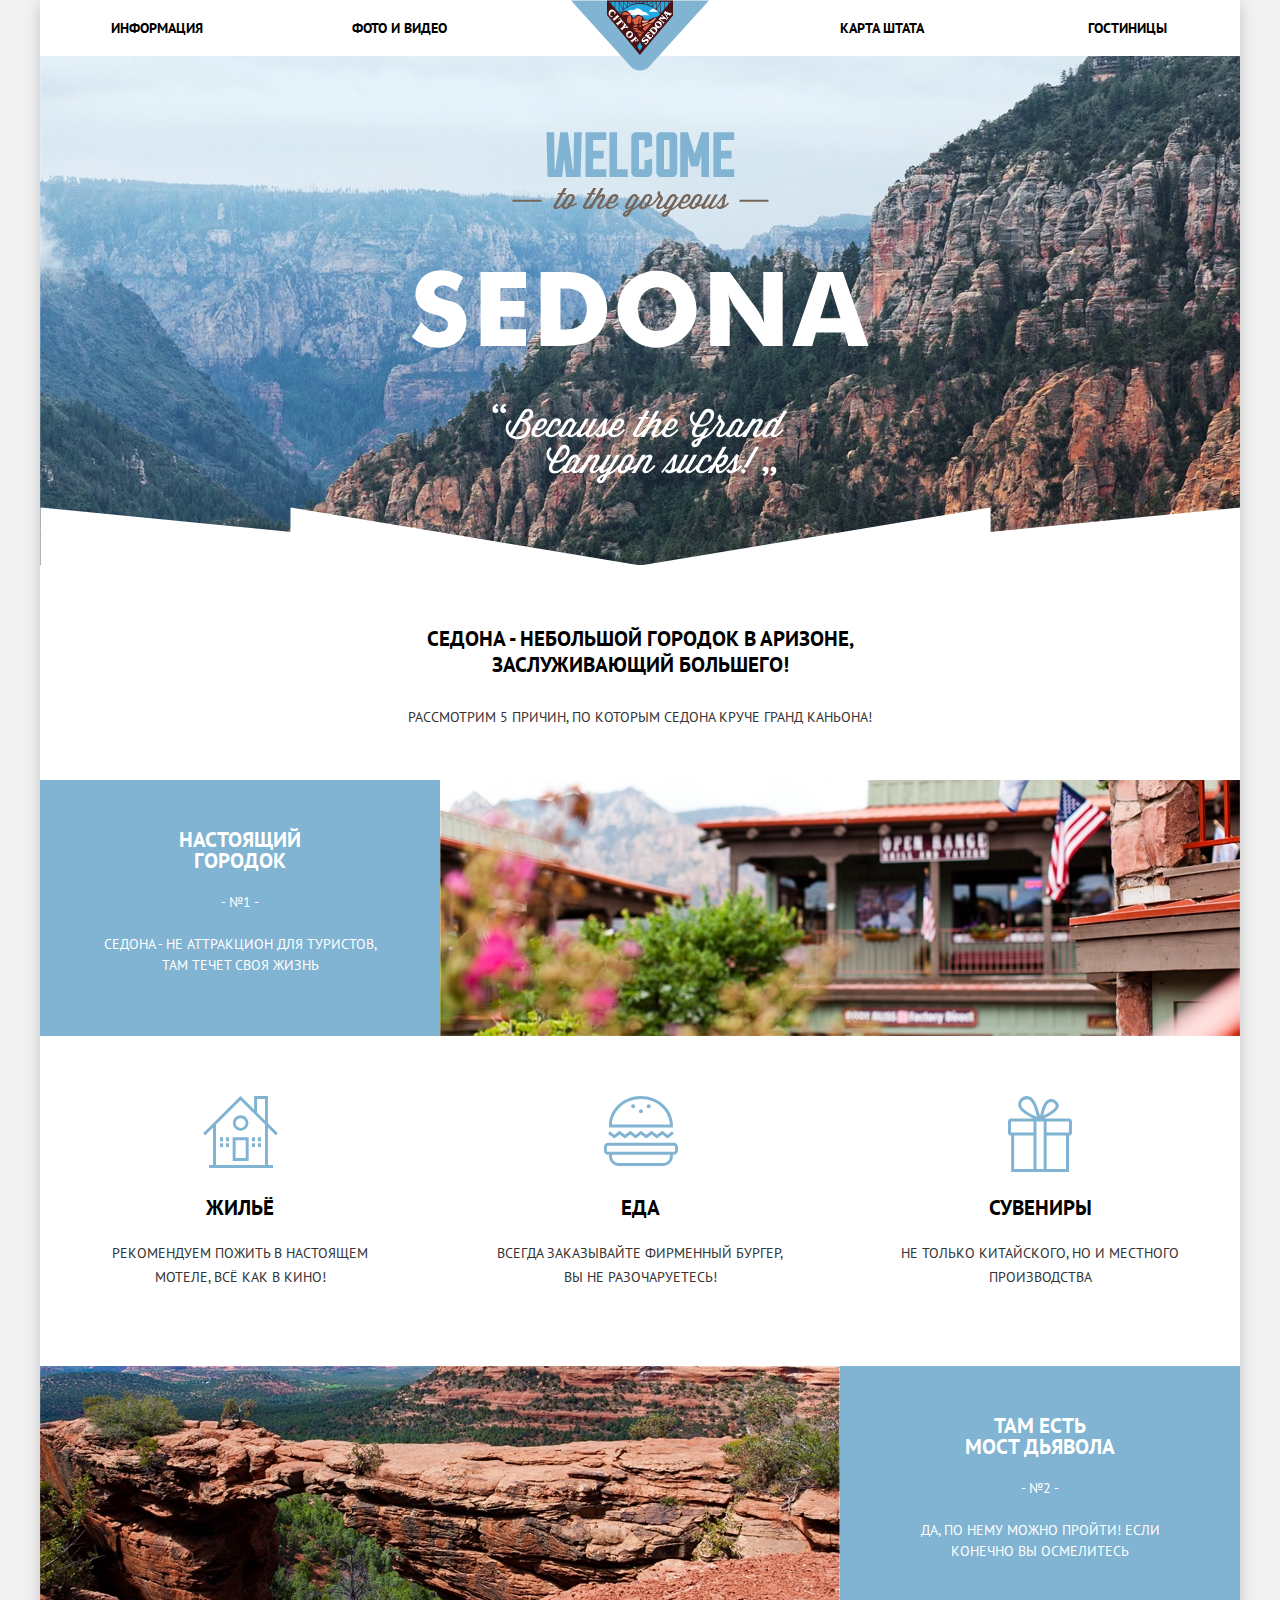
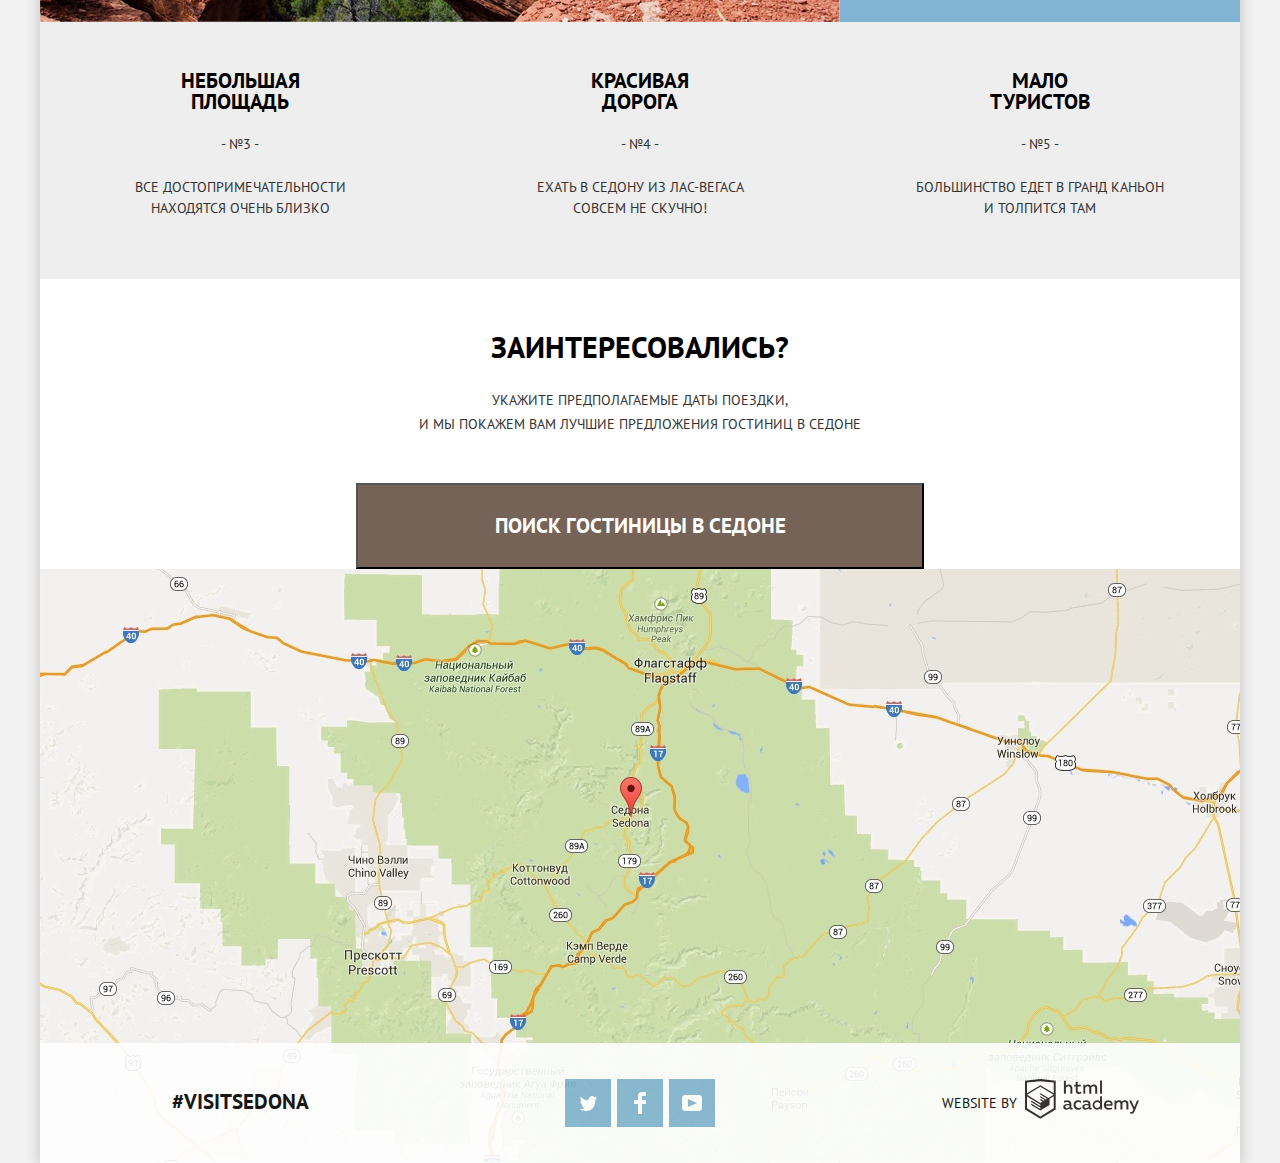
<file: index.html>
<!DOCTYPE html>
<html lang="ru">
<head>
	<meta charset="utf-8">
	<title>HTML Academy: Седона</title>
	<link href="https://fonts.googleapis.com/css?family=PT+Sans:400,700&amp;subset=cyrillic" rel="stylesheet">
	<link href="css/normalize.css" rel="stylesheet">
	<link href="css/style-min.css" rel="stylesheet" type="text/css">
</head>
<body>
	<div class="container">
		<header class="main-header">
			<nav class="main-menu">
				<a class="main-menu-logo"><img alt="Логотип Седоны" height="71" src="img/logo.svg" width="138"></a>
				<ul class="site-menu">
					<li class="site-menu-left">
						<a href="#">Информация</a>
					</li>
					<li class="site-menu-left">
						<a href="#">Фото и видео</a>
					</li>
					<li class="site-menu-right">
						<a href="#">Карта штата</a>
					</li>
					<li class="site-menu-right">
						<a href="sedona-hotels.html">Гостиницы</a>
					</li>
				</ul>
			</nav>
		</header>
		<main>
			<h1 class="visually-hidden">город Седона</h1>
			<div class="main-picture"><img alt="Welcome to the gorgeous Sedona" height="352" src="img/main-welcome.svg" width="458"></div>
			<p class="introduce-text">Седона - небольшой городок в Аризоне, заслуживающий большего!</p>
			<section class="features">
				<h2 class="visually-hidden">Преимущества Седоны</h2>
				<p class="five-features">Рассмотрим 5 причин, по которым Седона круче Гранд Каньона!</p>
				<ol class="features-list">
					<li class="features-item-big">
						<div class="features-item-description">
							<h3>Настоящий городок</h3>
							<p class="features-item-number">- №1 -</p>
							<p>Седона - не аттракцион для туристов, там течет своя жизнь</p>
						</div>
						<div class="features-item-img"><img alt="Фото города" height="256" src="img/features1.jpg" width="800"></div>
						<ul class="secondary-list">
							<li class="secondary-list-item">
								<h4>Жильё</h4>
								<p>Рекомендуем пожить в настоящем мотеле, всё как в кино!</p>
							</li>
							<li class="secondary-list-item">
								<h4>Еда</h4>
								<p>Всегда заказывайте фирменный бургер, вы не разочаруетесь!</p>
							</li>
							<li class="secondary-list-item">
								<h4>Сувениры</h4>
								<p>Не только китайского, но и местного производства</p>
							</li>
						</ul>
					</li>
					<li class="features-item-big">
						<div class="features-item-img"><img alt="Фото города" height="256" src="img/features2.jpg" width="800"></div>
						<div class="features-item-description">
							<h3>Там есть<br>
							мост Дьявола</h3>
							<p class="features-item-number">- №2 -</p>
							<p>Да, по нему можно пройти! Если конечно вы осмелитесь</p>
						</div>
					</li>
					<li class="features-item-small">
						<h3>Небольшая площадь</h3>
						<p class="features-item-number">- №3 -</p>
						<p>Все достопримечательности находятся очень близко</p>
					</li>
					<li class="features-item-small">
						<h3>Красивая дорога</h3>
						<p class="features-item-number">- №4 -</p>
						<p>Ехать в Седону из Лас-Вегаса совсем не скучно!</p>
					</li>
					<li class="features-item-small">
						<h3>Мало туристов</h3>
						<p class="features-item-number">- №5 -</p>
						<p>Большинство едет в Гранд Каньон и толпится там</p>
					</li>
				</ol>
			</section>
			<section class="hotels-search">
				<h2 class="visually-hidden">Поиск гостиницы в Седоне</h2>
				<p class="presearch-text-question">Заинтересовались?</p>
				<p class="presearch-text">Укажите предполагаемые даты поездки,<br>
				и мы покажем вам лучшие предложения гостиниц в Седоне</p><button class="hotels-search-form-button" type="button">Поиск гостиницы в Седоне</button>
				<form action="https://echo.htmlacademy.ru" class="hotels-search-form" method="post">
					<div class="date-row-wrapper">
						<label for="checkin-date">Дата заезда:</label>
						<div class="date-wrapper">
							<input id="checkin-date" name="checkin-date" placeholder="24 апреля 2017" type="text" value=""> <button class="calendar" type="button"><svg height="22" viewbox="0 0 21 22" width="21" xmlns="http://www.w3.org/2000/svg">
							<g fill-rule="nonzero">
								<path d="M19.251 2.025h-2.845V.648c0-.381-.294-.689-.656-.689-.363 0-.656.308-.656.689v1.377h-3.938V.648c0-.381-.294-.689-.655-.689-.363 0-.657.308-.657.689v1.377H5.906V.648c0-.381-.294-.689-.656-.689-.363 0-.657.308-.657.689v1.377H1.75C.784 2.025 0 2.847 0 3.862v16.302C0 21.179.784 22 1.75 22h17.501c.966 0 1.749-.821 1.749-1.836V3.862c0-1.015-.783-1.837-1.749-1.837zm.437 18.139a.448.448 0 0 1-.437.459H1.75a.45.45 0 0 1-.438-.459V3.862a.45.45 0 0 1 .438-.459h2.844v1.378c0 .381.294.689.657.689.362 0 .656-.308.656-.689V3.403h3.938v1.378c0 .381.294.689.657.689.361 0 .655-.308.655-.689V3.403h3.938v1.378c0 .381.293.689.656.689.362 0 .656-.308.656-.689V3.403h2.845c.241 0 .437.206.437.459v16.302h-.001z"></path>
								<path d="M4.594 8.225h2.625v2.066H4.594V8.225zm0 3.443h2.625v2.067H4.594v-2.067zm0 3.444h2.625v2.066H4.594v-2.066zm4.594 0h2.625v2.066H9.188v-2.066zm0-3.444h2.625v2.067H9.188v-2.067zm0-3.443h2.625v2.066H9.188V8.225zm4.593 6.887h2.625v2.066h-2.625v-2.066zm0-3.444h2.625v2.067h-2.625v-2.067zm0-3.443h2.625v2.066h-2.625V8.225z"></path>
							</g></svg></button>
						</div>
					</div>
					<div class="date-row-wrapper">
						<label for="checkout-date">Дата выезда:</label>
						<div class="date-wrapper">
							<input id="checkout-date" name="checkout-date" placeholder="4 июля 2017" type="text" value=""> <button class="calendar" type="button"><svg height="22" viewbox="0 0 21 22" width="21" xmlns="http://www.w3.org/2000/svg">
							<g fill-rule="nonzero">
								<path d="M19.251 2.025h-2.845V.648c0-.381-.294-.689-.656-.689-.363 0-.656.308-.656.689v1.377h-3.938V.648c0-.381-.294-.689-.655-.689-.363 0-.657.308-.657.689v1.377H5.906V.648c0-.381-.294-.689-.656-.689-.363 0-.657.308-.657.689v1.377H1.75C.784 2.025 0 2.847 0 3.862v16.302C0 21.179.784 22 1.75 22h17.501c.966 0 1.749-.821 1.749-1.836V3.862c0-1.015-.783-1.837-1.749-1.837zm.437 18.139a.448.448 0 0 1-.437.459H1.75a.45.45 0 0 1-.438-.459V3.862a.45.45 0 0 1 .438-.459h2.844v1.378c0 .381.294.689.657.689.362 0 .656-.308.656-.689V3.403h3.938v1.378c0 .381.294.689.657.689.361 0 .655-.308.655-.689V3.403h3.938v1.378c0 .381.293.689.656.689.362 0 .656-.308.656-.689V3.403h2.845c.241 0 .437.206.437.459v16.302h-.001z"></path>
								<path d="M4.594 8.225h2.625v2.066H4.594V8.225zm0 3.443h2.625v2.067H4.594v-2.067zm0 3.444h2.625v2.066H4.594v-2.066zm4.594 0h2.625v2.066H9.188v-2.066zm0-3.444h2.625v2.067H9.188v-2.067zm0-3.443h2.625v2.066H9.188V8.225zm4.593 6.887h2.625v2.066h-2.625v-2.066zm0-3.444h2.625v2.067h-2.625v-2.067zm0-3.443h2.625v2.066h-2.625V8.225z"></path>
							</g></svg></button>
						</div>
					</div>
					<div class="people-qty">
						<div class="qty-wrapper">
							<label class="qty" for="adults-qty">Взрослые:</label> <button class="button-minus" type="button">-</button> <input id="adults-qty" name="adults-qty" placeholder="2" type="text" value=""> <button class="button-plus" type="button">+</button>
						</div>
						<div class="qty-wrapper">
							<label class="qty" for="children-qty">Дети:</label> <button class="button-minus" type="button">-</button> <input id="children-qty" name="children-qty" placeholder="0" type="text" value=""> <button class="button-plus" type="button">+</button>
						</div>
					</div><button class="hotels-search-button" type="submit">Найти</button>
				</form>
			</section>
			<section class="main-map">
				<h2 class="visually-hidden">Карта Седоны</h2><iframe allowfullscreen height="475" src="https://www.google.com/maps/embed?pb=!1m14!1m12!1m3!1d522141.692281987!2d-111.87395099178698!3d35.017475523130074!2m3!1f0!2f0!3f0!3m2!1i1024!2i768!4f13.1!5e0!3m2!1sru!2sru!4v1544883648578" style="border:0" width="1200"></iframe>
			</section>
		</main>
		<footer class="main-footer footer-opacity">
			<p class="hashtag"><a href="#">#VisitSedona</a></p>
			<div class="footer-social">
				<ul>
					<li>
						<a class="social-button" href="#"><span class="visually-hidden">Twitter</span> <svg height="15" viewbox="0 0 17 15" width="17" xmlns="http://www.w3.org/2000/svg">
						<path d="M10.95.144c1.685-.496 2.984.27 3.577 1.179.673-.231 1.331-.481 2.011-.708a2.345 2.345 0 0 1-.857 1.768c.685.17 1.304-.491 1.304-.491-.169 1-1.006 1.788-1.563 2.024-.231 6.75-3.175 11.217-10.077 11.082h-.446c-.41 0-4.164-.46-4.898-1.887 2.271.196 3.893-.422 4.693-1.177-.96-.3-2.679-.477-2.979-2.95.349.106.564.228 1.19.119C1.705 8.247.374 7.53.448 5.33c.285.328 1.067.536 1.34.472C1.085 5.561-.182 2.442.894.85c1.818 1.854 3.735 3.606 7.152 3.773C8.254 2.33 9.183.793 10.95.144z" fill-rule="nonzero"></path></svg></a>
					</li>
					<li>
						<a class="social-button" href="#"><span class="visually-hidden">Facebook</span> <svg height="22" viewbox="0 0 12 22" width="12" xmlns="http://www.w3.org/2000/svg">
						<path d="M12 4V0H8a4 4 0 0 0-4 4v4H0v4h4v10h4V12h4V8H8V4h4z" fill-rule="nonzero"></path></svg></a>
					</li>
					<li>
						<a class="social-button" href="#"><span class="visually-hidden">Youtube</span> <svg height="16" viewbox="0 0 20 16" width="20" xmlns="http://www.w3.org/2000/svg">
						<path d="M17 0H3C1.35 0 0 1.35 0 3v10c0 1.65 1.35 3 3 3h14c1.65 0 3-1.35 3-3V3c0-1.65-1.35-3-3-3zM6.027 11.998V4.002L15.014 8l-8.987 3.998z" fill="#FFF" fill-rule="nonzero"></path></svg></a>
					</li>
				</ul>
			</div>
			<p class="footer-copyright">Website by <a class="footer-logo" href="https://htmlacademy.ru/intensive/htmlcss"><svg height="40px" version="1.1" viewbox="0 0 114 40" width="114px" xmlns="http://www.w3.org/2000/svg"> <!-- Generator: Sketch 52.3 (67297) - http://www.bohemiancoding.com/sketch -->
			<title>logo-htmlacademy</title>
			<desc>
				Created with Sketch.
			</desc>
			<g fill-rule="evenodd" id="Pages" stroke="none" stroke-width="1">
				<g id="Hotels" transform="translate(-1024.000000, -852.000000)">
					<g id="footer" transform="translate(40.000000, 813.000000)">
						<g id="logo-htmlacademy" transform="translate(984.000000, 38.000000)">
							<g id="Shape">
								<path d="M47.0655963,30.0594737 C47.2630068,30.0514668 47.4583394,30.0151472 47.6458716,29.9515789 L47.6458716,31.3865789 C47.2482111,31.5403817 46.8260491,31.6172143 46.4009174,31.6131579 C45.6481775,31.6769003 44.9394456,31.2428956 44.6389908,30.5342105 C43.7036246,31.3099837 42.5302436,31.72271 41.3261468,31.6994737 C39.7330275,31.6994737 38.2559633,30.8039474 38.2559633,28.9481579 C38.2559633,26.65 40.366055,25.9378947 42.1701835,25.9378947 C42.9401581,25.9504704 43.7070337,26.0408217 44.459633,26.2076316 L44.459633,25.8839474 C44.459633,24.805 43.6577982,23.9742105 42.1490826,23.9742105 C41.0585215,23.9764145 39.9804413,24.2116153 38.983945,24.6647368 L38.983945,22.8305263 C40.0678146,22.4509488 41.2039562,22.2506246 42.3495413,22.2371053 C44.8394495,22.2371053 46.3692661,23.4455263 46.3692661,26.1752632 L46.3692661,29.4121053 C46.3546084,29.5667697 46.4009718,29.721014 46.4980508,29.8405532 C46.5951298,29.9600924 46.7348802,30.035021 46.8862385,30.0486842 L47.0655963,30.0486842 L47.0655963,30.0594737 Z M40.2711009,28.8402632 C40.2979829,29.2290018 40.4760704,29.5905124 40.7655451,29.8439649 C41.0550198,30.0974175 41.4317374,30.2216723 41.8114679,30.1889474 L41.9275229,30.1889474 C42.8818937,30.1906264 43.7973384,29.8021685 44.4701835,29.11 L44.4701835,27.5778947 C43.8419811,27.4413845 43.2026282,27.3655249 42.5605505,27.3513158 C41.5055046,27.3513158 40.2816514,27.7073684 40.2816514,28.8402632 L40.2711009,28.8402632 Z M53.3114679,22.2478947 C54.2595543,22.2246358 55.1962393,22.4631803 56.0229358,22.9384211 L56.0229358,24.7942105 C55.3066037,24.2989246 54.4610163,24.0357417 53.5963303,24.0389474 C52.5199374,23.9724773 51.496296,24.5219892 50.9384549,25.46575 C50.3806138,26.4095108 50.3806138,27.591805 50.9384549,28.5355658 C51.496296,29.4793266 52.5199374,30.0288385 53.5963303,29.9623684 C54.4944641,29.9591382 55.3769198,29.7214566 56.1600917,29.2718421 L56.1600917,31.1168421 C55.2476604,31.5451608 54.2518662,31.7554729 53.2481651,31.7318421 C50.8050121,31.8920586 48.695731,30.0004036 48.5321101,27.5023684 C48.5321101,27.3513158 48.5321101,27.2038596 48.5321101,27.06 C48.4922947,25.8236341 48.9347044,24.6217922 49.7618902,23.7192021 C50.5890761,22.8166119 51.7331835,22.2873136 52.9422018,22.2478947 L53.3431193,22.2478947 L53.3114679,22.2478947 Z M66.1513761,30.0594737 C66.3487866,30.0514668 66.5441192,30.0151472 66.7316514,29.9515789 L66.7316514,31.3865789 C66.3339909,31.5403817 65.9118289,31.6172143 65.4866972,31.6131579 C64.7339573,31.6769003 64.0252255,31.2428956 63.7247706,30.5342105 C62.7894044,31.3099837 61.6160234,31.72271 60.4119266,31.6994737 C58.8188073,31.6994737 57.3417431,30.8039474 57.3417431,28.9481579 C57.3417431,26.65 59.4518349,25.9378947 61.2559633,25.9378947 C62.025938,25.9504704 62.7928135,26.0408217 63.5454128,26.2076316 L63.5454128,25.8839474 C63.5454128,24.805 62.743578,23.9742105 61.2348624,23.9742105 C60.1443013,23.9764145 59.0662211,24.2116153 58.0697248,24.6647368 L58.0697248,22.8305263 C59.1535945,22.4509488 60.2897361,22.2506246 61.4353211,22.2371053 C63.9252294,22.2371053 65.4550459,23.4455263 65.4550459,26.1752632 L65.4550459,29.4121053 C65.4403882,29.5667697 65.4867516,29.721014 65.5838306,29.8405532 C65.6809097,29.9600924 65.82066,30.035021 65.9720183,30.0486842 L66.1513761,30.0486842 L66.1513761,30.0594737 Z M59.3568807,28.8402632 C59.3836546,29.2310454 59.5632206,29.5943261 59.8550417,29.848095 C60.1468629,30.1018639 60.5263371,30.2247268 60.9077982,30.1889474 L61.0238532,30.1889474 C61.978224,30.1906264 62.8936687,29.8021685 63.5665138,29.11 L63.5665138,27.5778947 C62.9383113,27.4413845 62.2989584,27.3655249 61.6568807,27.3513158 C60.5385321,27.3513158 59.3779817,27.7073684 59.3779817,28.8402632 L59.3568807,28.8402632 Z M77.0183486,18.3205263 L77.0183486,31.4836842 L75.2775229,31.4836842 L75.2775229,30.0594737 C74.4827679,31.135283 73.2299812,31.7537779 71.9119266,31.7210526 C69.4750723,31.552751 67.5825241,29.4822103 67.5825241,26.9844737 C67.5825241,24.4867371 69.4750723,22.4161964 71.9119266,22.2478947 C73.1194886,22.2051973 74.2817775,22.7202659 75.0770642,23.6505263 L75.0770642,18.3205263 L77.0183486,18.3205263 Z M72.2389908,23.9526316 C70.6307782,23.9526316 69.3270642,25.2858805 69.3270642,26.9305263 C69.3270642,28.5751722 70.6307782,29.9084211 72.2389908,29.9084211 C73.4673261,29.929616 74.5855937,29.1871285 75.0665138,28.0310526 L75.0665138,25.8731579 C74.5742086,24.738236 73.4741663,24.006587 72.2600917,24.0065789 L72.2389908,23.9526316 Z M83.3486239,22.2478947 C86.8408257,22.2478947 88.0541284,25.1394737 87.4844037,27.7397368 L80.9220183,27.7397368 C81.143578,29.3581579 82.683945,30.0163158 84.2876147,30.0163158 C85.2509024,30.0196119 86.2026665,29.8020883 87.0729358,29.3797368 L87.0729358,31.1060526 C86.0736034,31.5420784 84.9938669,31.7518759 83.9077982,31.7210526 C81.2385321,31.7210526 78.8963303,30.1889474 78.8963303,26.9521053 C78.8361831,25.7502312 79.2482377,24.5736221 80.0408163,23.6840609 C80.833395,22.7944997 81.9407526,22.2657764 83.1165138,22.2155263 L83.3486239,22.2155263 L83.3486239,22.2478947 Z M83.443578,23.9094737 C82.1215985,23.8103984 80.9703676,24.8236582 80.8692661,26.1752632 L80.8692661,26.24 L85.7752294,26.24 C85.8275189,25.6050928 85.6027649,24.979009 85.1611924,24.529514 C84.71962,24.080019 84.1063741,23.8530676 83.4857798,23.9094737 L83.443578,23.9094737 Z M89.4889908,31.4621053 L89.4889908,22.4960526 L91.2298165,22.4960526 L91.2298165,23.575 C91.9776543,22.7196618 93.0410172,22.2228758 94.162844,22.2047368 C95.2951298,22.132746 96.3712153,22.7163253 96.9481651,23.7152632 C97.7407354,22.8334891 98.8477083,22.3160913 100.018349,22.2802632 C100.951668,22.2327078 101.85935,22.6010522 102.506842,23.290113 C103.154334,23.9791738 103.478107,24.9213437 103.394495,25.8731579 L103.394495,31.4836842 L101.389908,31.4836842 L101.389908,25.9271053 C101.437106,25.4733447 101.305582,25.0190516 101.024428,24.6647091 C100.743274,24.3103667 100.335659,24.0851765 99.8917431,24.0389474 L99.6174312,24.0389474 C98.7512148,24.0941188 97.9525447,24.5360392 97.4334862,25.2473684 L97.4334862,31.4836842 L95.4288991,31.4836842 L95.4288991,25.9271053 C95.4728317,25.4699759 95.3356717,25.0139226 95.0481287,24.6610541 C94.7605858,24.3081856 94.3466797,24.0879787 93.8990826,24.0497368 L93.6880734,24.0497368 C92.7466437,24.1344326 91.8914735,24.6449129 91.356422,25.4415789 L91.356422,31.5160526 L89.5311927,31.5160526 L89.4889908,31.4621053 Z M111.972018,22.4744737 L113.976606,22.4744737 L109.851376,32.6813158 C108.901835,35.0226316 107.64633,35.7671053 106.316972,35.7671053 C105.925689,35.7631641 105.536197,35.7124694 105.156422,35.6160526 L105.156422,33.9221053 C105.44728,34.0111568 105.749614,34.0548063 106.053211,34.0515789 C107.002752,34.0515789 107.720183,33.3610526 108.237156,32.0015789 L108.416514,31.5484211 L104.19633,22.4852632 L106.306422,22.4852632 L109.323853,29.2718421 L111.972018,22.4744737 Z M40.8619266,2.63263158 L40.8619266,7.76842105 C41.6131164,6.9863957 42.6386228,6.54359491 43.7105505,6.53842105 C44.6823179,6.47907521 45.6329468,6.84494758 46.325328,7.54478094 C47.0177092,8.24461431 47.3865701,9.21243369 47.3399083,10.2068421 L47.3399083,15.7634211 L45.3669725,15.7634211 L45.3669725,10.4657895 C45.4231266,9.94896946 45.2754097,9.43058817 44.9565578,9.0255257 C44.637706,8.62046322 44.1740523,8.36217272 43.6683486,8.30789474 L43.3518349,8.30789474 C42.3456285,8.36978394 41.4321252,8.92949754 40.9041284,9.80763158 L40.9041284,15.7634211 L38.8995413,15.7634211 L38.8995413,2.63263158 L40.9041284,2.63263158 L40.8619266,2.63263158 Z M52.6889908,3.54973684 L52.6889908,6.78657895 L55.8541284,6.78657895 L55.8541284,8.51289474 L52.6889908,8.51289474 L52.6889908,12.6236842 C52.6889908,13.8105263 53.2165138,14.1989474 54.3559633,14.1989474 C54.9672018,14.1990133 55.5726763,14.0781061 56.1389908,13.8428947 L56.1389908,15.5692105 C55.3874958,15.82589 54.5996148,15.9534943 53.8073394,15.9468421 C53.0028089,16.0504703 52.1954894,15.7774767 51.6099534,15.2038002 C51.0244173,14.6301237 50.7231328,13.816967 50.7899083,12.9905263 L50.7899083,8.49131579 L49.1440367,8.49131579 L49.1440367,6.73263158 L50.7266055,6.73263158 L50.7266055,4.01368421 L52.6889908,3.54973684 Z M58.3862385,15.7526316 L58.3862385,6.75421053 L60.1376147,6.75421053 L60.1376147,7.83315789 C60.8810976,6.9765474 61.9403361,6.47599113 63.0600917,6.45210526 C64.1623632,6.38098888 65.2145534,6.93141813 65.803211,7.88710526 C66.5957812,7.00533123 67.7027542,6.48793344 68.8733945,6.45210526 C69.8137484,6.41461361 70.7232916,6.79858793 71.3639535,7.50352387 C72.0046154,8.20845981 72.312617,9.16417976 72.2073394,10.1205263 L72.2073394,15.7418421 L70.2027523,15.7418421 L70.2027523,10.1852632 C70.2499498,9.73150256 70.1184259,9.27720946 69.8372717,8.92286702 C69.5561176,8.56852459 69.1485032,8.34333438 68.7045872,8.29710526 L68.4619266,8.29710526 C67.5957102,8.3522767 66.7970401,8.79419706 66.2779817,9.50552632 L66.2779817,15.7418421 L64.2733945,15.7418421 L64.2733945,10.1852632 C64.320592,9.73150256 64.1890681,9.27720946 63.9079139,8.92286702 C63.6267598,8.56852459 63.2191454,8.34333438 62.7752294,8.29710526 L62.5325688,8.29710526 C61.5911392,8.38180106 60.7359689,8.8922813 60.2009174,9.68894737 L60.2009174,15.7634211 L58.3862385,15.7634211 L58.3862385,15.7526316 Z M75.0876147,2.62184211 L77.0183486,2.62184211 L77.0183486,15.7310526 L75.0876147,15.7310526 L75.0876147,2.62184211 Z M15.5197248,1.05736842 L15.3509174,1.05736842 L0,2.71894737 L0,31.4944737 L15.3509174,40.8381579 L30.7018349,31.4944737 L30.7018349,2.71894737 L15.5197248,1.05736842 Z M28.7077982,30.2968421 L15.3509174,38.4321053 L2.00458716,30.3184211 L2.00458716,18.5147368 L15.2876147,26.6068421 L15.2876147,28.0310526 L6.18256881,22.5284211 L6.18256881,23.9418421 L15.340367,29.5631579 L15.340367,31.0628947 L6.19311927,25.4955263 L6.19311927,26.9521053 L15.3509174,32.5734211 L24.5825688,26.9197368 L24.5825688,20.8128947 L28.6972477,18.3205263 L28.6972477,30.3184211 L28.7077982,30.2968421 Z M28.7077982,16.7776316 L25.0362385,18.9355263 L23.3481651,20.0144737 L15.3087156,15.0836842 L15.3087156,16.4971053 L22.1559633,20.7265789 L22.0082569,20.8236842 L20.953211,21.4063158 L15.2876147,17.9536842 L15.2876147,19.3994737 L19.7610092,22.1184211 L18.7059633,22.8413158 L15.3298165,20.7913158 L15.3298165,22.2047368 L17.5454128,23.5426316 L15.2981651,24.9021053 L2.11009174,16.8639474 L15.3087156,8.72868421 L28.7077982,16.7776316 Z M28.7077982,15.3534211 L15.2876147,7.27210526 L2.01513761,15.3534211 L2.01513761,4.56394737 L15.3614679,3.12894737 L28.7077982,4.56394737 L28.7077982,15.3534211 Z" fill-rule="nonzero"></path>
							</g>
						</g>
					</g>
				</g>
			</g></svg></a></p>
		</footer>
	</div>
	<script src="js/script-min.js">
	</script>
</body>
</html>
</file>
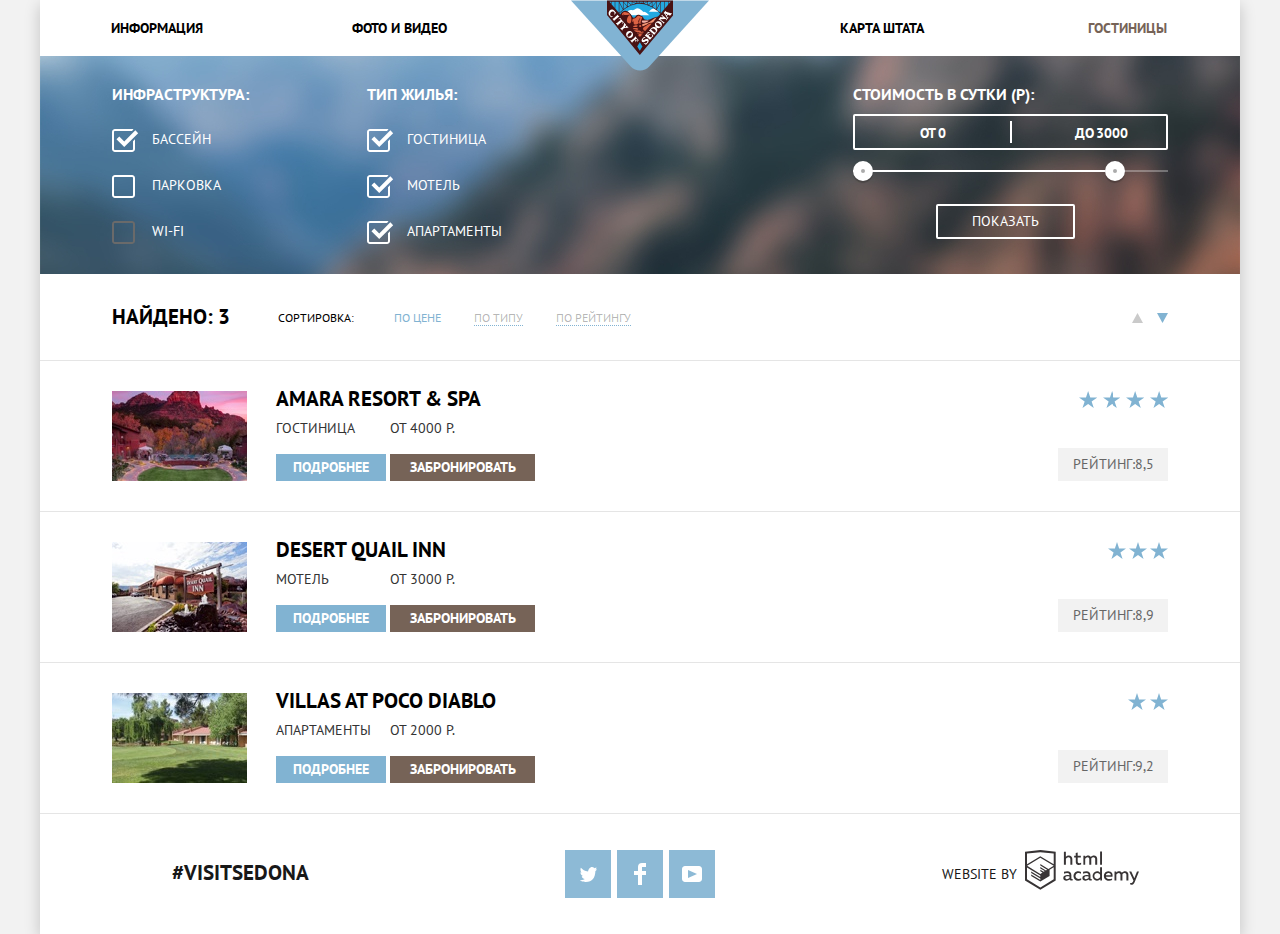
<file: sedona-hotels.html>
<!DOCTYPE html>
<html lang="ru">
<head>
	<meta charset="utf-8">
	<title>Отели Седоны</title>
	<link href="https://fonts.googleapis.com/css?family=PT+Sans:400,700&amp;subset=cyrillic" rel="stylesheet">
	<link href="css/normalize.css" rel="stylesheet">
	<link href="css/style.css" rel="stylesheet" type="text/css">
</head>
<body class="hotels-page">
	<div class="container">
		<header class="main-header">
			<nav class="main-menu">
				<a class="main-menu-logo" href="index.html"><img alt="Логотип Седоны" height="71" src="img/logo.svg" width="138"></a>
				<ul class="site-menu">
					<li class="site-menu-left">
						<a href="#">Информация</a>
					</li>
					<li class="site-menu-left">
						<a href="#">Фото и видео</a>
					</li>
					<li class="site-menu-right">
						<a href="#">Карта штата</a>
					</li>
					<li class="site-menu-right current-page">
						<a>Гостиницы</a>
					</li>
				</ul>
			</nav>
		</header><!-- MAIN -->
		<main>
			<h1 class="visually-hidden">Гостиницы Седоны</h1>
			<section class="hotels-filter">
				<h2 class="visually-hidden">Фильтр отелей</h2>
				<form action="https://echo.htmlacademy.ru" class="filter" method="post">
					<fieldset class="hotel-facilities">
						<legend>Инфраструктура:</legend>
						<ul>
							<li><input checked class="visually-hidden" id="swimming-pool" name="swimming-pool" type="checkbox"> <label for="swimming-pool">Бассейн</label></li>
							<li><input class="visually-hidden" id="parking" name="parking" type="checkbox"> <label for="parking">Парковка</label></li>
							<li><input class="visually-hidden" disabled id="wi-fi" name="wi-fi" type="checkbox"> <label for="wi-fi">Wi-Fi</label></li>
						</ul>
					</fieldset>
					<fieldset class="accomodation-type">
						<legend>Тип жилья:</legend>
						<ul>
							<li><input checked class="visually-hidden" id="hotel" name="hotel" type="checkbox"> <label for="hotel">Гостиница</label></li>
							<li><input checked class="visually-hidden" id="motel" name="motel" type="checkbox"> <label for="motel">Мотель</label></li>
							<li><input checked class="visually-hidden" id="aparts" name="aparts" type="checkbox"> <label for="aparts">Апартаменты</label></li>
						</ul>
					</fieldset>
					<div class="price-for-day">
						<p class="filter-title">Стоимость в сутки (р):</p>
						<div class="price-controls">
							<label>От<input name="day-price-min" type="text" value="0"></label> <label>До<input name="day-price-max" type="text" value="3000"></label>
						</div>
						<div class="filter-range-wrapper">
							<div class="filter-range">
								<div class="filter-range-scale">
									<div class="filter-range-bar"></div>
								</div><button class="filter-button-min" type="button"><span class="visually-hidden">Минимальная стоимость</span></button> <button class="filter-button-max" type="button"><span class="visually-hidden">Максимальная стоимость</span></button>
							</div><button class="filter-button" type="submit">Показать</button>
						</div>
					</div>
				</form>
			</section>
			<section class="hotels-catalog">
				<h2 class="visually-hidden">Список гостиниц Седоны</h2>
				<div class="hotels-sorting">
					<span class="search-result">Найдено: 3</span>
					<h3>Сортировка:</h3>
					<ul class="sorting-type">
						<li class="current-sort-type">
							<a href="#">по цене</a>
						</li>
						<li>
							<a href="#">по типу</a>
						</li>
						<li>
							<a href="#">по рейтингу</a>
						</li>
					</ul>
					<div class="sort-direction">
						<a class="sort-up" href="#"><span class="visually-hidden">Сортировка по убыванию</span> <svg height="10" viewbox="0 0 11 10" width="11" xmlns="http://www.w3.org/2000/svg">
						<path d="M5.5 0L0 10h11z" fill-rule="nonzero"></path></svg></a> <a class="sort-down sort-current" href="#"><span class="visually-hidden">Сортировка по возрастанию</span> <svg height="10" viewbox="0 0 11 10" width="11" xmlns="http://www.w3.org/2000/svg">
						<path d="M5.5 0L0 10h11z" fill-rule="nonzero"></path></svg></a>
					</div>
				</div>
				<ul class="hotels-list">
					<li class="hotels-list-item">
						<p class="hotels-list-picture"><a href="#"><img alt="Amara resort & spa" height="90" src="img/amara.jpg" width="135"></a></p>
						<div class="hotel-info">
							<h3><a href="Amara-spa.html">Amara resort & spa</a></h3>
							<p class="hotel-type">Гостиница <a class="about-button" href="#">Подробнее</a></p>
							<p class="hotel-price">от 4000 р. <a class="reservation-button" href="#">Забронировать</a></p>
						</div>
						<div class="hotel-rank">
							<p class="hotel-stars four-stars"></p><b class="visually-hidden">4 звезды</b> <b class="hotels-top">Рейтинг:8,5</b>
						</div>
					</li>
					<li class="hotels-list-item">
						<p class="hotels-list-picture"><a href="#"><img alt="Desert quail inn" height="90" src="img/desert-quail.jpg" width="135"></a></p>
						<div class="hotel-info">
							<h3><a href="Desert-quail.html">Desert quail inn</a></h3>
							<p class="hotel-type">Мотель <a class="about-button" href="#">Подробнее</a></p>
							<p class="hotel-price">от 3000 р. <a class="reservation-button" href="#">Забронировать</a></p>
						</div>
						<div class="hotel-rank">
							<p class="hotel-stars three-stars">3 звезды</p><b class="hotels-top">Рейтинг:8,9</b>
						</div>
					</li>
					<li class="hotels-list-item">
						<p class="hotels-list-picture"><a href="#"><img alt="Villas at poco diablo" height="90" src="img/villas.jpg" width="135"></a></p>
						<div class="hotel-info">
							<h3><a href="Villas.html">Villas at poco diablo</a></h3>
							<p class="hotel-type">Апартаменты <a class="about-button" href="#">Подробнее</a></p>
							<p class="hotel-price">от 2000 р. <a class="reservation-button" href="#">Забронировать</a></p>
						</div>
						<div class="hotel-rank">
							<p class="hotel-stars two-stars">2 звезды</p><b class="hotels-top">Рейтинг:9,2</b>
						</div>
					</li>
				</ul>
			</section>
		</main><!-- FOOTER -->
		<footer class="main-footer">
			<p class="hashtag"><a href="#">#visitsedona</a></p>
			<div class="footer-social">
				<ul>
					<li>
						<a class="social-button" href="#"><span class="visually-hidden">Twitter</span> <svg height="15" viewbox="0 0 17 15" width="17" xmlns="http://www.w3.org/2000/svg">
						<path d="M10.95.144c1.685-.496 2.984.27 3.577 1.179.673-.231 1.331-.481 2.011-.708a2.345 2.345 0 0 1-.857 1.768c.685.17 1.304-.491 1.304-.491-.169 1-1.006 1.788-1.563 2.024-.231 6.75-3.175 11.217-10.077 11.082h-.446c-.41 0-4.164-.46-4.898-1.887 2.271.196 3.893-.422 4.693-1.177-.96-.3-2.679-.477-2.979-2.95.349.106.564.228 1.19.119C1.705 8.247.374 7.53.448 5.33c.285.328 1.067.536 1.34.472C1.085 5.561-.182 2.442.894.85c1.818 1.854 3.735 3.606 7.152 3.773C8.254 2.33 9.183.793 10.95.144z" fill-rule="nonzero"></path></svg></a>
					</li>
					<li>
						<a class="social-button" href="#"><span class="visually-hidden">Facebook</span> <svg height="22" viewbox="0 0 12 22" width="12" xmlns="http://www.w3.org/2000/svg">
						<path d="M12 4V0H8a4 4 0 0 0-4 4v4H0v4h4v10h4V12h4V8H8V4h4z" fill-rule="nonzero"></path></svg></a>
					</li>
					<li>
						<a class="social-button" href="#"><span class="visually-hidden">Youtube</span> <svg height="16" viewbox="0 0 20 16" width="20" xmlns="http://www.w3.org/2000/svg">
						<path d="M17 0H3C1.35 0 0 1.35 0 3v10c0 1.65 1.35 3 3 3h14c1.65 0 3-1.35 3-3V3c0-1.65-1.35-3-3-3zM6.027 11.998V4.002L15.014 8l-8.987 3.998z" fill-rule="nonzero"></path></svg></a>
					</li>
				</ul>
			</div>
			<p class="footer-copyright">Website by <a class="footer-logo" href="https://htmlacademy.ru/intensive/htmlcss"><svg height="40px" version="1.1" viewbox="0 0 114 40" width="114px" xmlns="http://www.w3.org/2000/svg"> <!-- Generator: Sketch 52.3 (67297) - http://www.bohemiancoding.com/sketch -->
			<title>logo-htmlacademy</title>
			<desc>
				Created with Sketch.
			</desc>
			<g fill-rule="evenodd" id="Pages" stroke="none" stroke-width="1">
				<g id="Hotels" transform="translate(-1024.000000, -852.000000)">
					<g id="footer" transform="translate(40.000000, 813.000000)">
						<g id="logo-htmlacademy" transform="translate(984.000000, 38.000000)">
							<g id="Shape">
								<path d="M47.0655963,30.0594737 C47.2630068,30.0514668 47.4583394,30.0151472 47.6458716,29.9515789 L47.6458716,31.3865789 C47.2482111,31.5403817 46.8260491,31.6172143 46.4009174,31.6131579 C45.6481775,31.6769003 44.9394456,31.2428956 44.6389908,30.5342105 C43.7036246,31.3099837 42.5302436,31.72271 41.3261468,31.6994737 C39.7330275,31.6994737 38.2559633,30.8039474 38.2559633,28.9481579 C38.2559633,26.65 40.366055,25.9378947 42.1701835,25.9378947 C42.9401581,25.9504704 43.7070337,26.0408217 44.459633,26.2076316 L44.459633,25.8839474 C44.459633,24.805 43.6577982,23.9742105 42.1490826,23.9742105 C41.0585215,23.9764145 39.9804413,24.2116153 38.983945,24.6647368 L38.983945,22.8305263 C40.0678146,22.4509488 41.2039562,22.2506246 42.3495413,22.2371053 C44.8394495,22.2371053 46.3692661,23.4455263 46.3692661,26.1752632 L46.3692661,29.4121053 C46.3546084,29.5667697 46.4009718,29.721014 46.4980508,29.8405532 C46.5951298,29.9600924 46.7348802,30.035021 46.8862385,30.0486842 L47.0655963,30.0486842 L47.0655963,30.0594737 Z M40.2711009,28.8402632 C40.2979829,29.2290018 40.4760704,29.5905124 40.7655451,29.8439649 C41.0550198,30.0974175 41.4317374,30.2216723 41.8114679,30.1889474 L41.9275229,30.1889474 C42.8818937,30.1906264 43.7973384,29.8021685 44.4701835,29.11 L44.4701835,27.5778947 C43.8419811,27.4413845 43.2026282,27.3655249 42.5605505,27.3513158 C41.5055046,27.3513158 40.2816514,27.7073684 40.2816514,28.8402632 L40.2711009,28.8402632 Z M53.3114679,22.2478947 C54.2595543,22.2246358 55.1962393,22.4631803 56.0229358,22.9384211 L56.0229358,24.7942105 C55.3066037,24.2989246 54.4610163,24.0357417 53.5963303,24.0389474 C52.5199374,23.9724773 51.496296,24.5219892 50.9384549,25.46575 C50.3806138,26.4095108 50.3806138,27.591805 50.9384549,28.5355658 C51.496296,29.4793266 52.5199374,30.0288385 53.5963303,29.9623684 C54.4944641,29.9591382 55.3769198,29.7214566 56.1600917,29.2718421 L56.1600917,31.1168421 C55.2476604,31.5451608 54.2518662,31.7554729 53.2481651,31.7318421 C50.8050121,31.8920586 48.695731,30.0004036 48.5321101,27.5023684 C48.5321101,27.3513158 48.5321101,27.2038596 48.5321101,27.06 C48.4922947,25.8236341 48.9347044,24.6217922 49.7618902,23.7192021 C50.5890761,22.8166119 51.7331835,22.2873136 52.9422018,22.2478947 L53.3431193,22.2478947 L53.3114679,22.2478947 Z M66.1513761,30.0594737 C66.3487866,30.0514668 66.5441192,30.0151472 66.7316514,29.9515789 L66.7316514,31.3865789 C66.3339909,31.5403817 65.9118289,31.6172143 65.4866972,31.6131579 C64.7339573,31.6769003 64.0252255,31.2428956 63.7247706,30.5342105 C62.7894044,31.3099837 61.6160234,31.72271 60.4119266,31.6994737 C58.8188073,31.6994737 57.3417431,30.8039474 57.3417431,28.9481579 C57.3417431,26.65 59.4518349,25.9378947 61.2559633,25.9378947 C62.025938,25.9504704 62.7928135,26.0408217 63.5454128,26.2076316 L63.5454128,25.8839474 C63.5454128,24.805 62.743578,23.9742105 61.2348624,23.9742105 C60.1443013,23.9764145 59.0662211,24.2116153 58.0697248,24.6647368 L58.0697248,22.8305263 C59.1535945,22.4509488 60.2897361,22.2506246 61.4353211,22.2371053 C63.9252294,22.2371053 65.4550459,23.4455263 65.4550459,26.1752632 L65.4550459,29.4121053 C65.4403882,29.5667697 65.4867516,29.721014 65.5838306,29.8405532 C65.6809097,29.9600924 65.82066,30.035021 65.9720183,30.0486842 L66.1513761,30.0486842 L66.1513761,30.0594737 Z M59.3568807,28.8402632 C59.3836546,29.2310454 59.5632206,29.5943261 59.8550417,29.848095 C60.1468629,30.1018639 60.5263371,30.2247268 60.9077982,30.1889474 L61.0238532,30.1889474 C61.978224,30.1906264 62.8936687,29.8021685 63.5665138,29.11 L63.5665138,27.5778947 C62.9383113,27.4413845 62.2989584,27.3655249 61.6568807,27.3513158 C60.5385321,27.3513158 59.3779817,27.7073684 59.3779817,28.8402632 L59.3568807,28.8402632 Z M77.0183486,18.3205263 L77.0183486,31.4836842 L75.2775229,31.4836842 L75.2775229,30.0594737 C74.4827679,31.135283 73.2299812,31.7537779 71.9119266,31.7210526 C69.4750723,31.552751 67.5825241,29.4822103 67.5825241,26.9844737 C67.5825241,24.4867371 69.4750723,22.4161964 71.9119266,22.2478947 C73.1194886,22.2051973 74.2817775,22.7202659 75.0770642,23.6505263 L75.0770642,18.3205263 L77.0183486,18.3205263 Z M72.2389908,23.9526316 C70.6307782,23.9526316 69.3270642,25.2858805 69.3270642,26.9305263 C69.3270642,28.5751722 70.6307782,29.9084211 72.2389908,29.9084211 C73.4673261,29.929616 74.5855937,29.1871285 75.0665138,28.0310526 L75.0665138,25.8731579 C74.5742086,24.738236 73.4741663,24.006587 72.2600917,24.0065789 L72.2389908,23.9526316 Z M83.3486239,22.2478947 C86.8408257,22.2478947 88.0541284,25.1394737 87.4844037,27.7397368 L80.9220183,27.7397368 C81.143578,29.3581579 82.683945,30.0163158 84.2876147,30.0163158 C85.2509024,30.0196119 86.2026665,29.8020883 87.0729358,29.3797368 L87.0729358,31.1060526 C86.0736034,31.5420784 84.9938669,31.7518759 83.9077982,31.7210526 C81.2385321,31.7210526 78.8963303,30.1889474 78.8963303,26.9521053 C78.8361831,25.7502312 79.2482377,24.5736221 80.0408163,23.6840609 C80.833395,22.7944997 81.9407526,22.2657764 83.1165138,22.2155263 L83.3486239,22.2155263 L83.3486239,22.2478947 Z M83.443578,23.9094737 C82.1215985,23.8103984 80.9703676,24.8236582 80.8692661,26.1752632 L80.8692661,26.24 L85.7752294,26.24 C85.8275189,25.6050928 85.6027649,24.979009 85.1611924,24.529514 C84.71962,24.080019 84.1063741,23.8530676 83.4857798,23.9094737 L83.443578,23.9094737 Z M89.4889908,31.4621053 L89.4889908,22.4960526 L91.2298165,22.4960526 L91.2298165,23.575 C91.9776543,22.7196618 93.0410172,22.2228758 94.162844,22.2047368 C95.2951298,22.132746 96.3712153,22.7163253 96.9481651,23.7152632 C97.7407354,22.8334891 98.8477083,22.3160913 100.018349,22.2802632 C100.951668,22.2327078 101.85935,22.6010522 102.506842,23.290113 C103.154334,23.9791738 103.478107,24.9213437 103.394495,25.8731579 L103.394495,31.4836842 L101.389908,31.4836842 L101.389908,25.9271053 C101.437106,25.4733447 101.305582,25.0190516 101.024428,24.6647091 C100.743274,24.3103667 100.335659,24.0851765 99.8917431,24.0389474 L99.6174312,24.0389474 C98.7512148,24.0941188 97.9525447,24.5360392 97.4334862,25.2473684 L97.4334862,31.4836842 L95.4288991,31.4836842 L95.4288991,25.9271053 C95.4728317,25.4699759 95.3356717,25.0139226 95.0481287,24.6610541 C94.7605858,24.3081856 94.3466797,24.0879787 93.8990826,24.0497368 L93.6880734,24.0497368 C92.7466437,24.1344326 91.8914735,24.6449129 91.356422,25.4415789 L91.356422,31.5160526 L89.5311927,31.5160526 L89.4889908,31.4621053 Z M111.972018,22.4744737 L113.976606,22.4744737 L109.851376,32.6813158 C108.901835,35.0226316 107.64633,35.7671053 106.316972,35.7671053 C105.925689,35.7631641 105.536197,35.7124694 105.156422,35.6160526 L105.156422,33.9221053 C105.44728,34.0111568 105.749614,34.0548063 106.053211,34.0515789 C107.002752,34.0515789 107.720183,33.3610526 108.237156,32.0015789 L108.416514,31.5484211 L104.19633,22.4852632 L106.306422,22.4852632 L109.323853,29.2718421 L111.972018,22.4744737 Z M40.8619266,2.63263158 L40.8619266,7.76842105 C41.6131164,6.9863957 42.6386228,6.54359491 43.7105505,6.53842105 C44.6823179,6.47907521 45.6329468,6.84494758 46.325328,7.54478094 C47.0177092,8.24461431 47.3865701,9.21243369 47.3399083,10.2068421 L47.3399083,15.7634211 L45.3669725,15.7634211 L45.3669725,10.4657895 C45.4231266,9.94896946 45.2754097,9.43058817 44.9565578,9.0255257 C44.637706,8.62046322 44.1740523,8.36217272 43.6683486,8.30789474 L43.3518349,8.30789474 C42.3456285,8.36978394 41.4321252,8.92949754 40.9041284,9.80763158 L40.9041284,15.7634211 L38.8995413,15.7634211 L38.8995413,2.63263158 L40.9041284,2.63263158 L40.8619266,2.63263158 Z M52.6889908,3.54973684 L52.6889908,6.78657895 L55.8541284,6.78657895 L55.8541284,8.51289474 L52.6889908,8.51289474 L52.6889908,12.6236842 C52.6889908,13.8105263 53.2165138,14.1989474 54.3559633,14.1989474 C54.9672018,14.1990133 55.5726763,14.0781061 56.1389908,13.8428947 L56.1389908,15.5692105 C55.3874958,15.82589 54.5996148,15.9534943 53.8073394,15.9468421 C53.0028089,16.0504703 52.1954894,15.7774767 51.6099534,15.2038002 C51.0244173,14.6301237 50.7231328,13.816967 50.7899083,12.9905263 L50.7899083,8.49131579 L49.1440367,8.49131579 L49.1440367,6.73263158 L50.7266055,6.73263158 L50.7266055,4.01368421 L52.6889908,3.54973684 Z M58.3862385,15.7526316 L58.3862385,6.75421053 L60.1376147,6.75421053 L60.1376147,7.83315789 C60.8810976,6.9765474 61.9403361,6.47599113 63.0600917,6.45210526 C64.1623632,6.38098888 65.2145534,6.93141813 65.803211,7.88710526 C66.5957812,7.00533123 67.7027542,6.48793344 68.8733945,6.45210526 C69.8137484,6.41461361 70.7232916,6.79858793 71.3639535,7.50352387 C72.0046154,8.20845981 72.312617,9.16417976 72.2073394,10.1205263 L72.2073394,15.7418421 L70.2027523,15.7418421 L70.2027523,10.1852632 C70.2499498,9.73150256 70.1184259,9.27720946 69.8372717,8.92286702 C69.5561176,8.56852459 69.1485032,8.34333438 68.7045872,8.29710526 L68.4619266,8.29710526 C67.5957102,8.3522767 66.7970401,8.79419706 66.2779817,9.50552632 L66.2779817,15.7418421 L64.2733945,15.7418421 L64.2733945,10.1852632 C64.320592,9.73150256 64.1890681,9.27720946 63.9079139,8.92286702 C63.6267598,8.56852459 63.2191454,8.34333438 62.7752294,8.29710526 L62.5325688,8.29710526 C61.5911392,8.38180106 60.7359689,8.8922813 60.2009174,9.68894737 L60.2009174,15.7634211 L58.3862385,15.7634211 L58.3862385,15.7526316 Z M75.0876147,2.62184211 L77.0183486,2.62184211 L77.0183486,15.7310526 L75.0876147,15.7310526 L75.0876147,2.62184211 Z M15.5197248,1.05736842 L15.3509174,1.05736842 L0,2.71894737 L0,31.4944737 L15.3509174,40.8381579 L30.7018349,31.4944737 L30.7018349,2.71894737 L15.5197248,1.05736842 Z M28.7077982,30.2968421 L15.3509174,38.4321053 L2.00458716,30.3184211 L2.00458716,18.5147368 L15.2876147,26.6068421 L15.2876147,28.0310526 L6.18256881,22.5284211 L6.18256881,23.9418421 L15.340367,29.5631579 L15.340367,31.0628947 L6.19311927,25.4955263 L6.19311927,26.9521053 L15.3509174,32.5734211 L24.5825688,26.9197368 L24.5825688,20.8128947 L28.6972477,18.3205263 L28.6972477,30.3184211 L28.7077982,30.2968421 Z M28.7077982,16.7776316 L25.0362385,18.9355263 L23.3481651,20.0144737 L15.3087156,15.0836842 L15.3087156,16.4971053 L22.1559633,20.7265789 L22.0082569,20.8236842 L20.953211,21.4063158 L15.2876147,17.9536842 L15.2876147,19.3994737 L19.7610092,22.1184211 L18.7059633,22.8413158 L15.3298165,20.7913158 L15.3298165,22.2047368 L17.5454128,23.5426316 L15.2981651,24.9021053 L2.11009174,16.8639474 L15.3087156,8.72868421 L28.7077982,16.7776316 Z M28.7077982,15.3534211 L15.2876147,7.27210526 L2.01513761,15.3534211 L2.01513761,4.56394737 L15.3614679,3.12894737 L28.7077982,4.56394737 L28.7077982,15.3534211 Z" fill-rule="nonzero"></path>
							</g>
						</g>
					</g>
				</g>
			</g></svg></a></p>
		</footer>
	</div>
</body>
</html>
</file>
<file: css/style-min.css>
.filter-button,.hotels-search-button,.hotels-search-form input,.price-for-day,.search-result,body{text-transform:uppercase}.container,.date-wrapper{position:relative}.about-button,.features,.footer-social,.hashtag,.hotels-search,.introduce-text,.main-picture,.people-qty input{text-align:center}body{margin:0 auto;padding:0;font-family:"PT Sans",Arial,sans-serif;font-size:14px;line-height:24px;font-weight:700;color:#000;background-color:#f2f2f2}a{text-decoration:none}.accomodation-type legend{margin-left:87px}.about-button{display:block;width:110px;margin-top:15px;padding-top:3px;padding-bottom:3px}.container{width:1200px;margin:0 auto;-webkit-box-shadow:0 5px 15px 0 rgba(0,1,1,.2);box-shadow:0 5px 15px 0 rgba(0,1,1,.2);background-color:#fff}.date-row-wrapper{display:-webkit-box;display:-ms-flexbox;display:flex;-webkit-box-pack:justify;-ms-flex-pack:justify;justify-content:space-between;-webkit-box-align:center;-ms-flex-align:center;align-items:center;margin-bottom:30px}.features{margin:0}.features p{font-weight:400;color:#333}.features-item-big{display:-webkit-box;display:-ms-flexbox;display:flex;-ms-flex-wrap:wrap;flex-wrap:wrap;min-height:256px}.features-item-description{-webkit-box-sizing:border-box;box-sizing:border-box;padding:49px 60px 59px;width:400px;background-color:#81b3d2}.features-item-description h3{font-size:21px;line-height:21px;font-weight:700;color:#fff;margin:0 auto;width:150px}.features-item-description p{font-size:14px;line-height:21px;font-weight:400;color:#fff;margin:21px 0 0}.features-item-img{width:800px}.features-item-img img{display:block}.features-item-small{-webkit-box-sizing:border-box;box-sizing:border-box;padding:48px 71px 60px;width:400px;background-color:#eee;line-height:21px}.features-item-small h3{width:150px;font-size:21px;font-weight:700;margin:0 auto}.features-item-small p{margin:22px 0 0}.features-list{display:-webkit-box;display:-ms-flexbox;display:flex;-ms-flex-wrap:wrap;flex-wrap:wrap;list-style:none;padding-left:0;margin:50px 0 0}.features-secondary-list{padding:0;list-style:none;display:-webkit-box;display:-ms-flexbox;display:flex}.filter{display:-webkit-box;display:-ms-flexbox;display:flex;background-color:#6c6060;background-image:url(../img/filter_background.jpg);background-position:0 -295px}.filter fieldset{border:none;width:240px;padding:0;margin:28px 0 0}.filter legend{font-size:16px;line-height:21px;color:#fff;margin-bottom:24px}.filter ul,.filter-button{font-size:14px;color:#fff;line-height:21px}.filter li{margin-bottom:25px}.filter li:last-child{margin-bottom:32px}.filter ul{list-style:none;font-weight:400;padding:0;margin:0}.filter .accomodation-type ul{margin-left:127px}.filter-button{display:block;margin:0 0 0 83px;padding:5px 34px;background:0 0;border:2px solid #fff;border-radius:2px;cursor:pointer}.hashtag a,.hotel-info a{color:#000}.filter-button:hover{background-color:#fff;color:#000}.filter-button-max,.filter-button-min{position:absolute;top:-9px;width:4px;height:4px;-webkit-box-sizing:content-box;box-sizing:content-box;padding:0;background-color:#ababab;border:8px solid #fff;border-radius:50%;cursor:pointer;-webkit-box-shadow:0 2px 1px 0 rgba(0,1,1,.2);box-shadow:0 2px 1px 0 rgba(0,1,1,.2)}.filter-button-max:active,.filter-button-min:active{border:9px solid #fff}.filter-button-min{left:0}.filter-button-max{left:80%}.filter-range{position:relative;margin-bottom:32px}.filter-range-bar{width:80%;height:2px;background-color:#fff}.filter-range-scale{height:2px;background-color:rgba(255,255,255,.3)}.filter-title{margin-top:28px;margin-bottom:9px;font-weight:600;font-size:16px;line-height:21px}.five-features{line-height:26px;margin:26px 0 0}.footer-copyright{font-weight:400;line-height:26px;width:400px;display:-webkit-box;display:-ms-flexbox;display:flex;-webkit-box-pack:center;-ms-flex-pack:center;justify-content:center;-webkit-box-align:center;-ms-flex-align:center;align-items:center}.footer-copyright a{display:block;margin-left:8px}.footer-logo svg{fill:#231f20}.footer-logo:hover svg{fill:#81b3d2}.footer-logo:active svg{fill:#bdbbbc}.footer-opacity{position:absolute;left:0;bottom:0}.footer-social{width:400px}.footer-social ul{list-style:none;display:-webkit-box;display:-ms-flexbox;display:flex;-webkit-box-pack:justify;-ms-flex-pack:justify;justify-content:space-between;width:150px;margin:0 auto;padding:36px 0}.hashtag{width:400px;line-height:26px}.hashtag a{font-size:21px}.hotels-catalog ul{list-style:none;padding:0;background-color:#fff;margin:0}.accomodation-type label,.hotel-facilities label{display:block;position:relative;cursor:pointer;-webkit-user-select:none;-moz-user-select:none;-ms-user-select:none;user-select:none}.accomodation-type input+label::before,.hotel-facilities input+label::before{content:"";position:absolute;width:23px;height:23px;top:0;left:-40px;background-image:url(../img/checkbox-off.svg)}.accomodation-type input:checked+label::before,.hotel-facilities input:checked+label::before{content:"";position:absolute;width:27px;height:23px;top:0;left:-40px;background-image:url(../img/checkbox-on.svg)}.accomodation-type input:disabled+label::before,.hotel-facilities input:disabled+label::before{content:"";position:absolute;width:23px;height:23px;top:0;left:-40px;background-image:url(../img/checkbox-off-dis.svg)}.accomodation-type input:checked:disable+label::before,.hotel-facilities input:checked:disable+label::before{content:"";position:absolute;width:27px;height:23px;top:0;left:-40px;background-image:url(../img/checkbox-on-dis.svg)}.accomodation-type input:focus+label::before,.hotel-facilities input:focus+label::before{outline:#81b3d2 solid 1px;outline-offset:2px}.hotel-facilities legend{margin-left:72px}.hotel-facilities ul{margin-left:112px}.hotels-list li{display:-webkit-box;display:-ms-flexbox;display:flex;border-bottom:1px solid #e5e5e5;padding:30px 72px}.hotels-list-item .hotels-list-picture{margin:0;width:134px}.hotels-list-item .hotel-info{margin-left:30px;margin-right:30px;width:750px}.hotels-list-item .hotel-rank{margin:0 0 0 auto;width:110px}.hotels-list-picture a{display:block;height:90px}.hotel-info h3{font-size:21px;line-height:26px;margin:-5px 0 0}.hotel-price,.hotel-type{display:inline-block;vertical-align:top;font-size:14px;font-weight:400;color:#333;line-height:21px;margin:6px 0 0}.hotel-type a{color:#fff;font-weight:700;background-color:#81b3d2}.hotel-type .about-button:hover{color:#fff}.hotel-type .about-button:active{color:rgba(255,255,255,.3);background-color:#5496BD}.hotels-top{display:block;line-height:21px;font-weight:400;color:#666;background-color:#f2f2f2;padding:6px 15px;margin-top:40px}.hotel-price a{background-color:#766357;color:#fff;font-weight:700}.hotel-price .reservation-button:hover{background-color:#604e43;color:#fff}.hotel-price .reservation-button:active{background-color:#503e33;color:rgba(255,255,255,.3)}.hotels-search{width:568px;margin:0 auto;position:relative}.hotels-search-button{width:458px;background-color:#81b3d2;margin-bottom:0;margin-top:24px;padding:16px 0;border:none;font-family:inherit;font-size:21px;font-weight:700;line-height:26px;color:#fff}.hotels-search-button:hover{background-color:#669ec0}.hotels-search-button:active{color:rgba(255,255,255,.3);background-color:#5496bd}.hotels-search-form{position:absolute;-webkit-box-sizing:border-box;box-sizing:border-box;width:568px;height:395px;padding:55px;background-color:#fff;line-height:26px;-webkit-box-shadow:0 7px 15px 0 rgba(0,1,1,.15);box-shadow:0 7px 15px 0 rgba(0,1,1,.15)}.hotels-search-form-error{-webkit-animation:shake .6s;animation:shake .6s}.hotels-search-form-show{display:block;-webkit-animation:showForm .75s forwards;animation:showForm .75s forwards}.hotels-search-form-close{display:none}.hotels-search-form .calendar{position:absolute;z-index:0;top:8px;right:10px;background-color:transparent;border:none;padding:0;cursor:pointer;fill:#a9a9a9}.calendar:hover svg{fill:#000}.calendar:active svg{fill:#81b3d2}.hotels-search-form input{-webkit-box-sizing:border-box;box-sizing:border-box;font:inherit;color:#000;background-color:#f2f2f2;width:348px;min-height:34px;border:2px solid transparent;margin-left:15px;padding:4px 40px 4px 13px}.hotels-search-form input:hover{background-color:#ebebeb;color:#000}.hotels-search-form input:focus{background-color:#fff;color:#000;border:2px solid #e5e5e5}.hotels-search-form label{position:relative;display:block}.hotels-sorting{display:-webkit-box;display:-ms-flexbox;display:flex;background-color:#fff;border-bottom:1px solid #e5e5e5}.hotels-sorting h3{margin-left:48px;margin-top:35px;font-size:12px;line-height:18px;font-weight:400}.hotel-stars{display:block;background-image:url(../img/star-symbol.svg);background-repeat:space no-repeat;color:transparent;height:17px;margin:0 0 0 auto}.main-footer,.people-qty{display:-webkit-box;display:-ms-flexbox;-webkit-box-align:center}.two-stars{width:40px}.three-stars{width:60px}.four-stars{width:89px}.qty input{width:38px}.hotels-search-form-button{font-family:inherit;font-size:21px;font-weight:700;line-height:26px;color:#fff;text-transform:uppercase;background-color:#766357;width:568px;height:86px}.hotels-search-form-button:hover{background-color:#604e43}.hotels-search-form-button:active{background-color:#503e33;color:rgba(255,255,255,.3)}.introduce-text{font-size:21px;line-height:26px;width:440px;margin:0 auto;padding-top:61px}.main-footer{background-color:#fff;opacity:.9;display:flex;-ms-flex-align:center;align-items:center}.main-map{width:1200px;height:594px;background-image:url(../img/map-sedona.jpg)}.main-menu{color:#000;background-color:#fff;position:relative}.main-menu-logo{position:absolute;left:50%;margin-left:-69px}.main-picture{margin:0;background-color:#283c45;background-image:url(../img/picture-mask.png),url(../img/main-photo.jpg);background-repeat:no-repeat;background-position:0 451px,0 -56px;padding-top:76px;min-height:433px}.people-qty{display:flex;-ms-flex-align:center;align-items:center;margin-bottom:30px;-webkit-box-pack:justify;-ms-flex-pack:justify;justify-content:space-between}.people-qty button{border:none;background-color:#f2f2f2;width:38px;height:38px;font-size:24px;cursor:pointer}.people-qty .button-minus{margin-left:40px}.people-qty input{margin-left:0;margin-bottom:0;padding-left:5px;padding-right:5px}.people-qty label{display:-webkit-box;display:-ms-flexbox;display:flex;-webkit-box-align:center;-ms-flex-align:center;align-items:center}.presearch-text{font-weight:400;color:#333;margin:0;padding-top:23px;padding-bottom:47px}.presearch-text-question{font-size:30px;line-height:36px;margin:0;padding-top:50px}.price-controls{position:relative;height:32px;margin-bottom:20px;font-size:0;border:2px solid #fff;border-radius:2px}.price-controls::after{content:"";position:absolute;top:50%;left:50%;-webkit-transform:translate(-50%,-50%);-ms-transform:translate(-50%,-50%);transform:translate(-50%,-50%);width:2px;height:22px;background-color:#fff}.price-controls label{display:inline-block;vertical-align:top;font-size:14px;line-height:21px;cursor:pointer;width:90px;padding-left:65px}.qty-wrapper,.secondary-list{display:-webkit-box;display:-ms-flexbox}.price-controls input{width:50px;min-height:32px;margin:0;color:inherit;font:inherit;line-height:21px;background:0 0;border:none}.secondary-list li:first-child,.secondary-list li:last-child,.secondary-list li:nth-child(2){background-repeat:no-repeat;background-position:50% 60px}.price-for-day{margin:0 72px 0 auto;width:315px;color:#fff}.qty-wrapper{display:flex}.qty-wrapper input{width:38px}.qty-wrapper button{color:#cacaca}.qty-wrapper button:hover{color:#000}.qty-wrapper button:active{color:#81b3d2}.reservation-button{display:block;width:145px;text-align:center;margin-top:15px;padding-top:3px;padding-bottom:3px}.search-result{font-size:21px;line-height:26px;font-weight:600;padding-left:72px;margin-top:30px;margin-bottom:30px}.secondary-list{display:flex;-ms-flex-wrap:wrap;flex-wrap:wrap;margin:0;padding-left:0;list-style:none;background-color:#fff}.social-button,.sorting-type{display:-webkit-box;display:-ms-flexbox}.secondary-list p{margin:23px 0 0}.secondary-list-item{-webkit-box-sizing:border-box;box-sizing:border-box;padding:161px 55px 77px;width:400px}.secondary-list-item h4{font-size:21px;line-height:21px;font-weight:700;margin:0}.secondary-list li:first-child{background-image:url(../img/house-symbol.svg)}.secondary-list li:nth-child(2){background-image:url(../img/burger-symbol.svg)}.secondary-list li:last-child{background-image:url(../img/gift-symbol.svg)}.social-button{width:46px;height:48px;background-color:#81b3d2;display:flex;-webkit-box-align:center;-ms-flex-align:center;align-items:center;-webkit-box-pack:center;-ms-flex-pack:center;justify-content:center}.social-button:hover{background-color:#669ec0}.social-button:active svg{background-color:#5496bd;fill:#fff;fill-opacity:.3}.social-button svg{fill:#fff}.sort-direction{margin-right:72px;margin-left:auto;margin-top:32px}.sort-direction svg{fill:#cacaca}.sort-direction svg:active{fill:#81b3d2}.sort-direction svg:hover{fill:#000}.sort-current svg{fill:#81b3d2}.sort-down svg{-webkit-transform:rotate(180deg);-ms-transform:rotate(180deg);transform:rotate(180deg)}.sorting-type{display:flex;font-size:12px;line-height:18px;font-weight:400}.sorting-type li{margin-left:33px;margin-top:35px}.sorting-type li:first-child{margin-left:40px}.sorting-type .current-sort-type a{color:#81b3d2;border:none}.sorting-type a{color:rgba(0,0,0,.3);border-bottom:1px dotted #81b3d2}.sorting-type a:hover{color:#81b3d2;border-bottom:1px dotted}.sorting-type a:active{color:#000;border:none}.sort-up{margin-right:10px}.site-menu{list-style:none;margin:0;padding-left:0;display:-webkit-box;display:-ms-flexbox;display:flex;-ms-flex-wrap:wrap;flex-wrap:wrap}.site-menu a{color:#000;line-height:26px}.site-menu .current-page a{color:#766357}.hotel-info a:hover,.site-menu a:hover{color:#81b3d2}.hotel-info a:active,.site-menu a:active{color:rgba(0,0,0,.3)}.site-menu li{width:170px;padding-top:15px;padding-bottom:15px}.site-menu li:nth-child(3){margin:0 0 0 auto}.site-menu-left{text-align:left;padding-left:71px}.site-menu-right{text-align:right;padding-right:73px}.visually-hidden{position:absolute;clip:rect(1px,1px,1px,1px);padding:0;border:0;height:1px;width:1px;overflow:hidden}@-webkit-keyframes shake{0%,100%{-webkit-transform:translateX(0);transform:translateX(0)}10%,30%,50%,70%,90%{-webkit-transform:translateX(-10px);transform:translateX(-10px)}20%,40%,60%,80%{-webkit-transform:translateX(10px);transform:translateX(10px)}}@keyframes shake{0%,100%{-webkit-transform:translateX(0);transform:translateX(0)}10%,30%,50%,70%,90%{-webkit-transform:translateX(-10px);transform:translateX(-10px)}20%,40%,60%,80%{-webkit-transform:translateX(10px);transform:translateX(10px)}}@-webkit-keyframes showForm{0%{-webkit-transform:scaleY(0) translateY(-100%);transform:scaleY(0) translateY(-100%)}100%{-webkit-transform:scaleY(1) translateY(0);transform:scaleY(1) translateY(0)}}@keyframes showForm{0%{-webkit-transform:scaleY(0) translateY(-100%);transform:scaleY(0) translateY(-100%)}100%{-webkit-transform:scaleY(1) translateY(0);transform:scaleY(1) translateY(0)}}
</file>
<file: css/style.css>
body {
	margin: 0 auto;
	padding: 0;
	font-family: "PT Sans", "Arial", sans-serif;
	font-size: 14px;
	line-height: 24px;
	font-weight: 700;
	color: #000000;
	text-transform: uppercase;

	background-color: #f2f2f2;
}

a {
	text-decoration: none;
}

.accomodation-type legend {
	margin-left: 87px;
}

.about-button {
	display: block;
	width: 110px;
	text-align: center;
	margin-top: 15px;
	padding-top: 3px;
	padding-bottom: 3px;
}

.container {
	position: relative;
	width: 1200px;
	margin: 0 auto;
	-webkit-box-shadow: 0 5px 15px 0 rgba(0, 1, 1, 0.2);
			box-shadow: 0 5px 15px 0 rgba(0, 1, 1, 0.2);
	background-color: #ffffff;
}

.date-row-wrapper {
	display: -webkit-box;
	display: -ms-flexbox;
	display: flex;
	-webkit-box-pack: justify;
		-ms-flex-pack: justify;
			justify-content: space-between;
	-webkit-box-align: center;
		-ms-flex-align: center;
			align-items: center;
	margin-bottom: 30px;
}

.date-wrapper {
	position: relative;
}

.features {
	margin: 0;
	text-align: center;
}

.features p {
	font-weight: 400;
	color: #333333;
}

.features-item-big {
	display: -webkit-box;
	display: -ms-flexbox;
	display: flex;
	-ms-flex-wrap: wrap;
		flex-wrap: wrap;
	min-height: 256px;
}

.features-item-description {
	-webkit-box-sizing: border-box;
			box-sizing: border-box;
	padding: 49px 60px 59px;
	width: 400px;
	background-color: #81b3d2;
}

.features-item-description h3 {
	font-size: 21px;
	line-height: 21px;
	font-weight: 700;
	color: #ffffff;
	margin: 0;
	width: 150px;
	margin-right: auto;
	margin-left: auto;
}

.features-item-description p {
	font-size: 14px;
	line-height: 21px;
	font-weight: 400;
	color: #ffffff;
	margin: 0;
	margin-top: 21px;
}

.features-item-img {
	width: 800px;
}

.features-item-img img {
	display: block;
}
.features-item-number {

}

.features-item-small {
	-webkit-box-sizing: border-box;
			box-sizing: border-box;
	padding: 48px 71px 60px;
	width: 400px;
	background-color: #eeeeee;

	line-height: 21px;
}

.features-item-small h3 {
	width: 150px;
	font-size: 21px;
	
	font-weight: 700;
	margin: 0;
	margin-left: auto;
	margin-right: auto;
}

.features-item-small p {
	margin: 0;
	margin-top: 22px;
}

.features-list {
	display: -webkit-box;
	display: -ms-flexbox;
	display: flex;
	-ms-flex-wrap: wrap;
		flex-wrap: wrap;
	list-style: none;
	padding-left: 0;
	margin: 0;
	margin-top: 50px;
}

.features-secondary-list {
	padding: 0;
	list-style: none;
	display: -webkit-box;
	display: -ms-flexbox;
	display: flex;
}

.filter {
	display: -webkit-box;
	display: -ms-flexbox;
	display: flex;
	background-color: #6c6060;
	background-image: url("../img/filter_background.jpg");
	background-position: 0 -295px;
}

.filter fieldset {
	border: none;
	width: 240px;
	padding: 0;
	margin: 0;
	margin-top: 28px;
}

.filter legend {
	font-size: 16px;
	line-height: 21px;
	color: #ffffff;
	margin-bottom: 24px;
}

.filter li {
	margin-bottom: 25px;
}

.filter li:last-child {
	margin-bottom: 32px;
}

.filter ul {
	list-style: none;
	font-size: 14px;
	line-height: 21px;
	font-weight: 400;
	color: #ffffff;
	padding: 0;
	margin: 0;
}

.filter .accomodation-type ul {
	margin-left: 127px;
}

.filter-button {
	display: block;
	margin: 0;
	margin-left: 83px;
	padding: 5px 34px;
	font-size: 14px;
	line-height: 21px;
	text-transform: uppercase;
	color: #ffffff;

	background: transparent;
	border: 2px solid #ffffff;
	border-radius: 2px;
	cursor: pointer;
}

.filter-button:hover {
	background-color: #ffffff;
	color: #000000;
}

.filter-button-min,
.filter-button-max {
	position: absolute;
	top: -9px;
	width: 4px;
	height: 4px;
	-webkit-box-sizing: content-box;
			box-sizing: content-box;
	padding: 0;

	background-color: #ababab;
	border: 8px solid #ffffff;
	border-radius: 50%;
	cursor: pointer;
	-webkit-box-shadow: 0 2px 1px 0 rgba(0, 1, 1, 0.2);
			box-shadow: 0 2px 1px 0 rgba(0, 1, 1, 0.2)
}

.filter-button-min:active,
.filter-button-max:active {
	border: 9px solid #ffffff;
}

.filter-button-min {
	left: 0;
}

.filter-button-max {
	left: 80%;
}

.filter-range {
	position: relative;
	margin-bottom: 32px;
}

.filter-range-bar {
	width: 80%;
	height: 2px;

	background-color: #ffffff;
}

.filter-range-scale {
	height: 2px;
	background-color: rgba(255, 255, 255, 0.3);
}

.filter-title {
	margin-top: 28px;
	margin-bottom: 9px;

	font-weight: 600;
	font-size: 16px;
	line-height: 21px;
}

.five-features {
	line-height: 26px;
	margin: 0;
	margin-top: 26px;
}

.footer-copyright {
	font-weight: 400;
	line-height: 26px;

	width: 400px;
	display: -webkit-box;
	display: -ms-flexbox;
	display: flex;
	-webkit-box-pack: center;
		-ms-flex-pack: center;
			justify-content: center;
	-webkit-box-align: center;
		-ms-flex-align: center;
			align-items: center;
}

.footer-copyright a {
	display: block;
	margin-left: 8px;
}

.footer-logo svg {
	fill: #231f20;
}

.footer-logo:hover svg {
	fill: #81b3d2;
}

.footer-logo:active svg {
	fill: #bdbbbc;
}

.footer-opacity {
	position: absolute;
	left: 0;
	bottom: 0;
}

.footer-social {
	width: 400px;
	text-align: center;
}

.footer-social ul {
	list-style: none;
	display: -webkit-box;
	display: -ms-flexbox;
	display: flex;
	-webkit-box-pack: justify;
		-ms-flex-pack: justify;
			justify-content: space-between;
	width: 150px;
	margin: 0 auto;
	padding: 0;
	padding-top: 36px;
	padding-bottom: 36px;
}

.hashtag {
	width: 400px;
	text-align: center;
	line-height: 26px;
}

.hashtag a {
	color: #000000;
	font-size: 21px;
}

.hotels-catalog ul {
	list-style: none;
	padding: 0;
	background-color: #ffffff;
	margin: 0;
}

.hotel-facilities label,
.accomodation-type label {
	display: block;
	position: relative;

	cursor: pointer;
	-webkit-user-select: none;
		-moz-user-select: none;
		-ms-user-select: none;
			user-select: none;
}

.hotel-facilities input + label::before,
.accomodation-type input + label::before {
	content: "";
	position: absolute;

	width: 23px;
	height: 23px;
	top: 0;
	left: -40px;
	background-image: url("../img/checkbox-off.svg");
}

.hotel-facilities input:checked + label::before,
.accomodation-type input:checked + label::before {
	content: "";
	position: absolute;

	width: 27px;
	height: 23px;
	top: 0;
	left: -40px;
	background-image: url("../img/checkbox-on.svg");
}

.hotel-facilities input:disabled + label::before,
.accomodation-type input:disabled + label::before {
	content: "";
	position: absolute;

	width: 23px;
	height: 23px;
	top: 0;
	left: -40px;
	background-image: url("../img/checkbox-off-dis.svg");
}

.hotel-facilities input:checked:disable + label::before,
.accomodation-type input:checked:disable + label::before {
	content: "";
	position: absolute;

	width: 27px;
	height: 23px;
	top: 0;
	left: -40px;
	background-image: url("../img/checkbox-on-dis.svg");
}

.hotel-facilities input:focus + label::before,
.accomodation-type input:focus + label::before {
	outline: 1px solid #81b3d2;
	outline-offset: 2px;
}

.hotel-facilities legend {
	margin-left: 72px;
}

.hotel-facilities ul {
	margin-left: 112px;
}

.hotels-list li {
	display: -webkit-box;
	display: -ms-flexbox;
	display: flex;
	border-bottom: 1px solid #e5e5e5;
	padding: 30px 72px;
}

.hotels-list-item .hotels-list-picture {
	margin: 0;
	width: 134px;
}

.hotels-list-item .hotel-info {
	margin-left: 30px;
	margin-right: 30px;
	width: 750px;
}

.hotels-list-item .hotel-rank {
	margin: 0;
	margin-left: auto;
	width: 110px;
}

.hotels-list-picture a {
	display: block;
	height: 90px;
}

.hotel-info h3 {
	font-size: 21px;
	line-height: 26px;
	margin: 0;
	margin-top: -5px;
}

.hotel-info a {
	color: #000000;
}

.hotel-type,
.hotel-price {
	display: inline-block;
	vertical-align: top;
	font-size: 14px;
	font-weight: 400;
	color: #333333;
	line-height: 21px;
	margin: 0;
	margin-top: 6px;
}

.hotel-type a {
	color: #ffffff;
	font-weight: 700;
	background-color: #81b3d2;
}

.hotel-type .about-button:hover {
	color: #ffffff;
}

.hotel-type .about-button:active {
	color: rgba(255, 255, 255, 0.3);
	background-color: #5496BD;
}

.hotels-top {
	display: block;
	line-height: 21px;
	font-weight: 400;
	color: #666666;
	background-color: #f2f2f2;
	padding: 6px 15px;
	margin-top: 40px;
}

.hotel-price a {
	background-color: #766357;
	color: #ffffff;
	font-weight: 700;
}

.hotel-price .reservation-button:hover {
	background-color: #604e43;
	color: #ffffff;
}

.hotel-price .reservation-button:active {
	background-color: #503e33;
	color: rgba(255, 255, 255, 0.3);
}

.hotels-search {
	text-align: center;
	width: 568px;
	margin: 0 auto;
	position: relative;
}

.hotels-search-button {
	width: 458px;
	background-color: #81b3d2;
	margin-bottom: 0;
	margin-top: 24px;
	padding: 0;
	padding-top: 16px;
	padding-bottom: 16px;
	border: none;

	font-family: inherit;
	font-size: 21px;
	font-weight: 700;
	line-height: 26px;
	color: #ffffff;
	text-transform: uppercase;
}

.hotels-search-button:hover {
	background-color: #669ec0;
}

.hotels-search-button:active {
	color: rgba(255, 255, 255, 0.3);
	background-color: #5496bd;
}

.hotels-search-form {
	position: absolute;
	-webkit-box-sizing: border-box;
			box-sizing: border-box;
	width: 568px;
	height: 395px;
	padding: 55px;
	background-color: #ffffff;
	line-height: 26px;
	-webkit-box-shadow: 0 7px 15px 0 rgba(0, 1, 1, 0.15);
			box-shadow: 0 7px 15px 0 rgba(0, 1, 1, 0.15);
}

.hotels-search-form-error {
	-webkit-animation: shake 0.6s;
			animation: shake 0.6s;
}

.hotels-search-form-show {
	display: block;
	-webkit-animation: showForm 0.75s forwards;
	        animation: showForm 0.75s forwards;
}

.hotels-search-form-close {
	display: none;
}

.hotels-search-form .calendar {
	position: absolute;
	z-index: 0;
	top: 8px;
	right: 10px;
	background-color: transparent;
	border: none;
	padding: 0;
	cursor: pointer;
	fill: #a9a9a9;
}

.calendar:hover svg {
	fill: #000000;
}

.calendar:active svg {
	fill: #81b3d2;
}

.hotels-search-form input {
	-webkit-box-sizing: border-box;
			box-sizing: border-box;
	font: inherit;
	color: #000000;
	text-transform: uppercase;
	background-color: #f2f2f2;
	width: 348px;
	min-height: 34px;
	border: 2px solid transparent;
	padding-bottom: 4px;
	padding-top: 4px;
	padding-left: 13px;
	padding-right: 40px;
	
	margin-left: 15px;
}

.hotels-search-form input:hover {
	background-color: #ebebeb;
	color: #000000;
}

.hotels-search-form input:focus {
	background-color: #ffffff;
	color: #000000;
	border: 2px solid #e5e5e5;

}

.hotels-search-form label {
	position: relative;
	display: block;
}

.hotels-sorting {
	display: -webkit-box;
	display: -ms-flexbox;
	display: flex;
	background-color: #ffffff;
	border-bottom: 1px solid #e5e5e5;
}

.hotels-sorting h3 {
	margin-left: 48px;
	margin-top: 35px;
	font-size: 12px;
	line-height: 18px;
	font-weight: 400;
}

.hotel-stars {
	display: block;
	background-image: url("../img/star-symbol.svg");
	background-repeat: space no-repeat;
	color: transparent;
	height: 17px;
	margin: 0;
	margin-left: auto;
}

.two-stars {
	width: 40px;
}

.three-stars {
	width: 60px;
}

.four-stars {
	width: 89px;
}

.qty input {
	width: 38px;
}

.hotels-search-form-button {
	font-family: inherit;
	font-size: 21px;
	font-weight: 700;
	line-height: 26px;
	color: #ffffff;
	text-transform: uppercase;

	background-color: #766357;
	width: 568px;
	height: 86px;
}

.hotels-search-form-button:hover {
	background-color: #604e43;
}

.hotels-search-form-button:active {
	background-color: #503e33;
	color: rgba(255, 255, 255, 0.3);
}

.introduce-text {
	font-size: 21px;
	line-height: 26px;
	width: 440px;
	margin: 0 auto;
	text-align: center;
	padding-top: 61px;
}

.main-footer {
	background-color: #ffffff;
	opacity: 0.9;
	display: -webkit-box;
	display: -ms-flexbox;
	display: flex;
	-webkit-box-align: center;
		-ms-flex-align: center;
			align-items: center;
}

.main-map {
	width: 1200px;
	height: 594px;
	background-image: url("../img/map-sedona.jpg");
}

.main-menu {
	color: #000000;
	background-color: #ffffff;
	position: relative;
}

.main-menu-logo {
	position: absolute;
	left: 50%;
	margin-left: -69px;
}

.main-picture {
	margin: 0;
	background-color: #283c45;
	background-image: url("../img/picture-mask.png"), url("../img/main-photo.jpg");
	background-repeat: no-repeat;
	background-position: 0 451px, 0 -56px;
	padding-top: 76px;
	min-height: 433px;
	text-align: center;
}

.people-qty {
	display: -webkit-box;
	display: -ms-flexbox;
	display: flex;
	-webkit-box-align: center;
		-ms-flex-align: center;
			align-items: center;
	margin-bottom: 30px;
	-webkit-box-pack: justify;
		-ms-flex-pack: justify;
			justify-content: space-between;
}

.people-qty button {
	border: none;
	background-color: #f2f2f2;
	width: 38px;
	height: 38px;

	font-size: 24px;
	cursor: pointer;
}

.people-qty .button-minus {
	margin-left: 40px;
}

.people-qty input {
	margin-left: 0;
	margin-bottom: 0;
	padding-left: 5px;
	padding-right: 5px;
	text-align: center;
}

.people-qty label {
	display: -webkit-box;
	display: -ms-flexbox;
	display: flex;
	-webkit-box-align: center;
		-ms-flex-align: center;
			align-items: center;
}

.presearch-text {
	font-weight: 400;
	color: #333333;
	margin: 0;
	padding-top: 23px;
	padding-bottom: 47px;
}

.presearch-text-question {
	font-size: 30px;
	line-height: 36px;
	margin: 0;
	padding-top: 50px;
}

.price-controls {
	position: relative;
	height: 32px;
	margin-bottom: 20px;
	font-size: 0;

	border: 2px solid #ffffff;
	border-radius: 2px;
}

.price-controls::after {
	content: "";
	position: absolute;
	top: 50%;
	left: 50%;
	-webkit-transform: translate(-50%, -50%);
		-ms-transform: translate(-50%, -50%);
			transform: translate(-50%, -50%);

	width: 2px;
	height: 22px;
	background-color: #ffffff;
}

.price-controls label {
	display: inline-block;
	vertical-align: top;

	font-size: 14px;
	line-height: 21px;
	
	cursor: pointer;

	width: 90px;
	padding-left: 65px;
}

.price-controls input {
	width: 50px;
	min-height: 32px;
	margin: 0;

	color: inherit;
	font: inherit;
	line-height: 21px;

	background: none;
	border: none;
}

.price-for-day {
	margin: 0;
	margin-right: 72px;
	margin-left: auto;
	width: 315px;

	color: #ffffff;
	text-transform: uppercase;
}

.qty-wrapper {
	display: -webkit-box;
	display: -ms-flexbox;
	display: flex;
}

.qty-wrapper input {
	width: 38px;
}

.qty-wrapper button {
	/*outline: none;*/
	color: #cacaca;
}

.qty-wrapper button:hover {
	color: #000000;
}

.qty-wrapper button:active {
	color: #81b3d2;
}

.reservation-button {
	display: block;
	width: 145px;
	text-align: center;
	margin-top: 15px;
	padding-top: 3px;
	padding-bottom: 3px;
}

.search-result {
	font-size: 21px;
	line-height: 26px;
	font-weight: 600;
	text-transform: uppercase;
	padding-left: 72px;
	margin-top: 30px;
	margin-bottom: 30px;
}

.secondary-list {
	display: -webkit-box;
	display: -ms-flexbox;
	display: flex;
	-ms-flex-wrap: wrap;
		flex-wrap: wrap;
	margin: 0;
	padding-left: 0;
	list-style: none;
	background-color: #ffffff;
}

.secondary-list p {
	margin: 0;
	margin-top: 23px;
}

.secondary-list-item {
	-webkit-box-sizing: border-box;
			box-sizing: border-box;
	padding: 161px 55px 77px;
	width: 400px;
}

.secondary-list-item h4 {
	font-size: 21px;
	line-height: 21px;
	font-weight: 700;
	margin: 0;
}

.secondary-list li:first-child {
	background-image: url("../img/house-symbol.svg");
	background-repeat: no-repeat;
	background-position: 50% 60px;
}

.secondary-list li:nth-child(2) {
	background-image: url("../img/burger-symbol.svg");
	background-repeat: no-repeat;
	background-position: 50% 60px;
}

.secondary-list li:last-child {
	background-image: url("../img/gift-symbol.svg");
	background-repeat: no-repeat;
	background-position: 50% 60px;
}

.social-button {
	width: 46px;
	height: 48px;
	background-color: #81b3d2;

	display: -webkit-box;

	display: -ms-flexbox;

	display: flex;
	-webkit-box-align: center;
		-ms-flex-align: center;
			align-items: center;
	-webkit-box-pack: center;
		-ms-flex-pack: center;
			justify-content: center;
}

.social-button:hover {
	background-color: #669ec0;
}

.social-button:active svg {
	background-color: #5496bd;
	fill: #ffffff;
	fill-opacity: 0.3; 
}

.social-button svg {
	fill: #ffffff;
}

.sort-direction {
	margin-right: 72px;
	margin-left: auto;
	margin-top: 32px;
}

.sort-direction svg {
	fill: #cacaca;
}

.sort-direction svg:active {
	fill: #81b3d2;
}

.sort-direction svg:hover {
	fill: #000000;
}

.sort-current svg {
	fill: #81b3d2;
}

.sort-down svg {
	-webkit-transform: rotate(180deg);
		-ms-transform: rotate(180deg);
			transform: rotate(180deg);
}

.sorting-type {
	display: -webkit-box;
	display: -ms-flexbox;
	display: flex;
	font-size: 12px;
	line-height: 18px;
	font-weight: 400;
}

.sorting-type li {
	margin-left: 33px;
	margin-top: 35px;
}

.sorting-type li:first-child {
	margin-left: 40px;
}

.sorting-type .current-sort-type a {
	color: #81b3d2;
	border: none;
}

.sorting-type a {
	color: rgba(0, 0, 0, 0.3);
	border-bottom: 1px dotted #81b3d2;
}

.sorting-type a:hover {
	color: #81b3d2;
	border-bottom: 1px dotted;
}

.sorting-type a:active {
	color: #000000;
	border: none;
}

.sort-up {
	margin-right: 10px;
}

.site-menu {
	list-style: none;
	margin: 0;
	padding-left: 0;
	display: -webkit-box;
	display: -ms-flexbox;
	display: flex;
	-ms-flex-wrap: wrap;
		flex-wrap: wrap;
}

.site-menu a {
	color: #000000;
	line-height: 26px;
}

.site-menu .current-page a {
	color: #766357;
}

.site-menu a:hover,
.hotel-info a:hover {
	color: #81b3d2;
}

.site-menu a:active,
.hotel-info a:active {
	color: rgba(0, 0, 0, 0.3);
}

.site-menu li {
	width: 170px;
	padding-top: 15px;
	padding-bottom: 15px;
}

.site-menu li:nth-child(3) {
	margin: 0 0 0 auto;
}

.site-menu-left {
	text-align: left;
	padding-left: 71px;
}

.site-menu-right {
	text-align: right;
	padding-right: 73px;

}

.visually-hidden {
	position: absolute;
	clip: rect(1px, 1px, 1px, 1px);
	padding:0;
	border:0;
	height: 1px; 
	width: 1px; 
	overflow: hidden;
}

@-webkit-keyframes shake {
	0%,
	100% {
		-webkit-transform: translateX(0);
				transform: translateX(0);
	}
	10%,
	30%,
	50%,
	70%,
	90% {
		-webkit-transform: translateX(-10px);
				transform: translateX(-10px);
	}
	20%,
	40%,
	60%,
	80% {
		-webkit-transform: translateX(10px);
				transform: translateX(10px);
	}
}

@keyframes shake {
	0%,
	100% {
		-webkit-transform: translateX(0);
				transform: translateX(0);
	}
	10%,
	30%,
	50%,
	70%,
	90% {
		-webkit-transform: translateX(-10px);
				transform: translateX(-10px);
	}
	20%,
	40%,
	60%,
	80% {
		-webkit-transform: translateX(10px);
				transform: translateX(10px);
	}
}

@-webkit-keyframes showForm {
	0% {
		-webkit-transform: scaleY(0) translateY(-100%);
				transform: scaleY(0) translateY(-100%);
		}

	100% {
		-webkit-transform: scaleY(1) translateY(0);
				transform: scaleY(1) translateY(0);
		}
}

@keyframes showForm {
	0% {
		-webkit-transform: scaleY(0) translateY(-100%);
				transform: scaleY(0) translateY(-100%);
		}

	100% {
		-webkit-transform: scaleY(1) translateY(0);
				transform: scaleY(1) translateY(0);
		}
}
</file>
